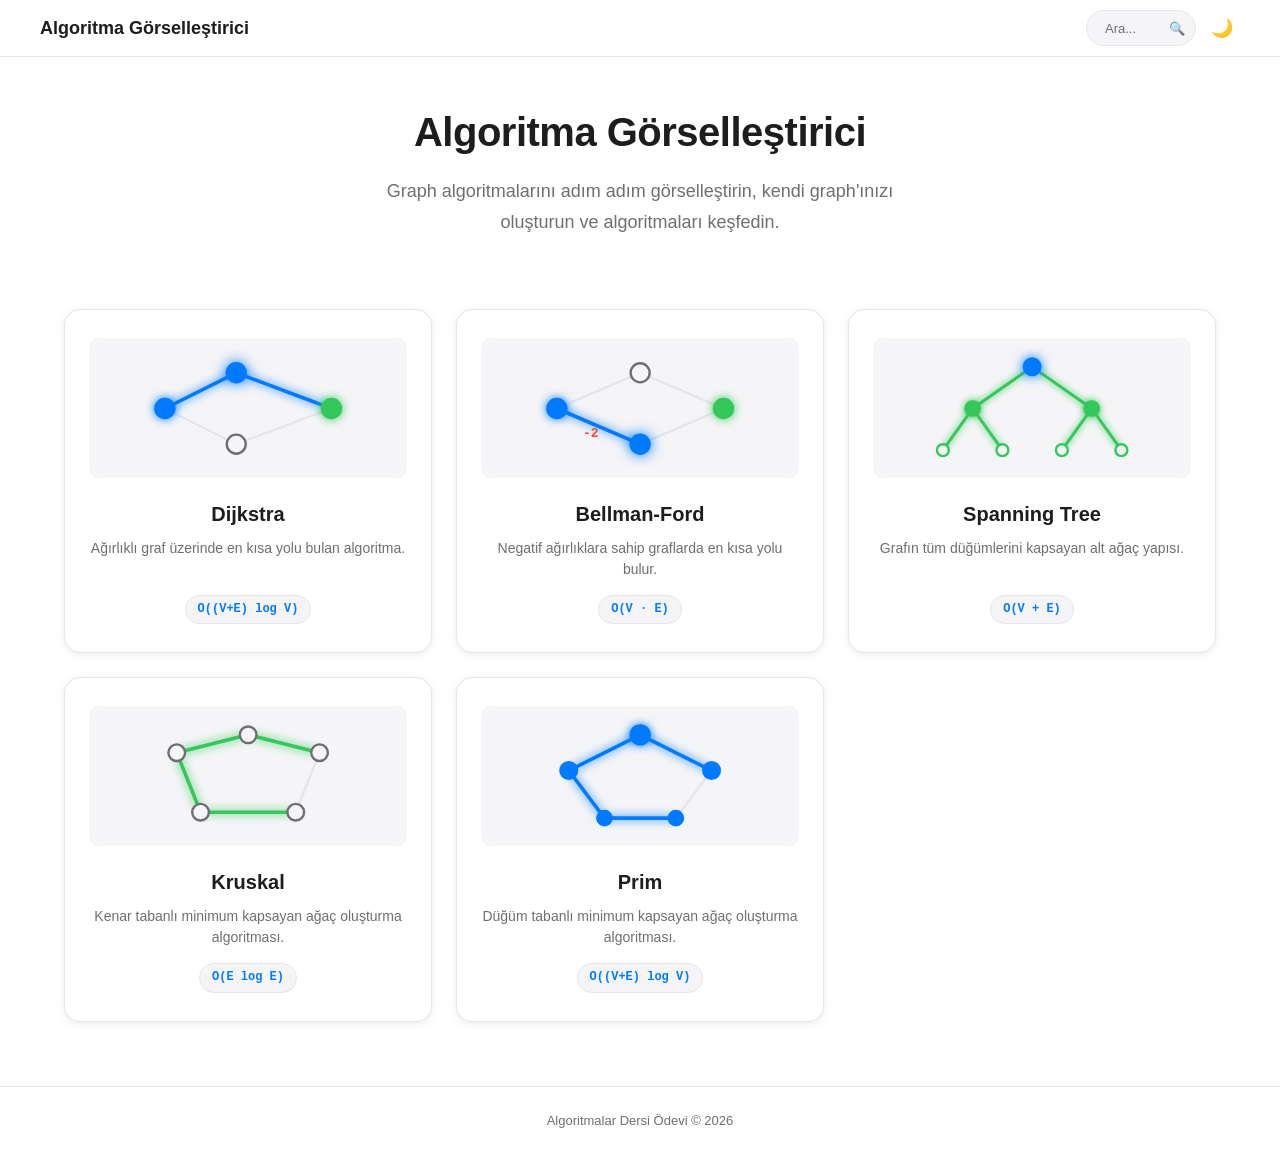
<file: frontend/index.html>
<!-- ============================================
     ANA GİRİŞ SAYFASI (index.html)
     Projenin ana giriş noktası
     ============================================ -->
<!DOCTYPE html>
<html lang="tr">

<head>
    <meta charset="UTF-8">
    <meta name="viewport" content="width=device-width, initial-scale=1.0">
    <meta name="description"
        content="Algoritma Görselleştirici - Dijkstra, Bellman-Ford, Kruskal, Prim ve Spanning Tree algoritmalarını interaktif olarak keşfedin.">
    <title>Algoritma Görselleştirici</title>

    <!-- Stil dosyaları -->
    <link rel="stylesheet" href="css/main.css">
    <link rel="stylesheet" href="css/navbar.css">
    <link rel="stylesheet" href="css/dashboard.css">
</head>

<body>

    <!-- ===== ÜST MENÜ (Navbar) ===== -->
    <nav class="navbar" id="navbar">
        <div class="container navbar-content">

            <!-- Sol: Logo / Proje Adı -->
            <a href="index.html" class="navbar-brand" id="navbar-brand">
                Algoritma Görselleştirici
            </a>

            <!-- Orta: Navigasyon Linkleri (şimdilik boş, algoritmalar eklenince dolacak) -->
            <ul class="navbar-links" id="navbar-links">
                <!-- İleride algoritma linkleri buraya eklenecek -->
            </ul>

            <!-- Sağ: Arama Kutusu + Tema Toggle -->
            <div class="navbar-actions">

                <!-- Arama Kutusu (oval, ikon sağda) -->
                <div class="search-box" id="search-box">
                    <input type="text" class="search-input" id="search-input" placeholder="Ara..."
                        aria-label="Algoritma ara">
                    <button class="search-toggle" id="search-toggle" aria-label="Ara">
                        🔍
                    </button>
                </div>
                <!-- Tema Toggle (Gece/Gündüz) -->
                <button class="theme-toggle" id="theme-toggle" aria-label="Tema değiştir">
                    🌙
                </button>
            </div>
        </div>
    </nav>

    <!-- ===== ANA İÇERİK ALANI ===== -->
    <main class="main-content" id="main-content">
        <div class="container">

            <!-- Başlık Bölümü -->
            <section class="hero-section" id="hero-section">
                <h1 class="hero-title">Algoritma Görselleştirici</h1>
                <p class="hero-subtitle">
                    Graph algoritmalarını adım adım görselleştirin,
                    kendi graph'ınızı oluşturun ve algoritmaları keşfedin.
                </p>
            </section>

            <!-- Algoritma Kartları (Dashboard) -->
            <section class="dashboard" id="dashboard">

                <!-- Kart 1: Dijkstra -->
                <article class="algorithm-card" id="card-dijkstra" data-algorithm="dijkstra">
                    <div class="card-animation" id="anim-dijkstra">
                        <svg viewBox="0 0 200 100" class="card-svg">
                            <!-- Basit graph: 4 node, kenarlar ve en kısa yol vurgusu -->
                            <line x1="30" y1="50" x2="90" y2="20" class="svg-edge" />
                            <line x1="30" y1="50" x2="90" y2="80" class="svg-edge" />
                            <line x1="90" y1="20" x2="170" y2="50" class="svg-edge" />
                            <line x1="90" y1="80" x2="170" y2="50" class="svg-edge" />
                            <!-- En kısa yol (neon efekti) -->
                            <line x1="30" y1="50" x2="90" y2="20" class="svg-edge-active svg-pulse" />
                            <line x1="90" y1="20" x2="170" y2="50" class="svg-edge-active svg-pulse" />
                            <!-- Node'lar -->
                            <circle cx="30" cy="50" r="8" class="svg-node svg-node-start" />
                            <circle cx="90" cy="20" r="8" class="svg-node svg-node-active svg-pulse" />
                            <circle cx="90" cy="80" r="8" class="svg-node" />
                            <circle cx="170" cy="50" r="8" class="svg-node svg-node-end" />
                        </svg>
                    </div>
                    <h3 class="card-title">Dijkstra</h3>
                    <p class="card-description">Ağırlıklı graf üzerinde en kısa yolu bulan algoritma.</p>
                    <div class="card-complexity">
                        <span class="complexity-badge">O((V+E) log V)</span>
                    </div>
                </article>

                <!-- Kart 2: Bellman-Ford -->
                <article class="algorithm-card" id="card-bellman-ford" data-algorithm="bellman-ford">
                    <div class="card-animation" id="anim-bellman-ford">
                        <svg viewBox="0 0 200 100" class="card-svg">
                            <!-- Graph: negatif ağırlıklı kenarlar -->
                            <line x1="30" y1="50" x2="100" y2="20" class="svg-edge" />
                            <line x1="100" y1="20" x2="170" y2="50" class="svg-edge" />
                            <line x1="30" y1="50" x2="100" y2="80" class="svg-edge svg-edge-negative" />
                            <line x1="100" y1="80" x2="170" y2="50" class="svg-edge" />
                            <!-- Tarama efekti -->
                            <line x1="30" y1="50" x2="100" y2="80" class="svg-edge-active svg-pulse-slow" />
                            <!-- Node'lar -->
                            <circle cx="30" cy="50" r="8" class="svg-node svg-node-start" />
                            <circle cx="100" cy="20" r="8" class="svg-node" />
                            <circle cx="100" cy="80" r="8" class="svg-node svg-node-active svg-pulse-slow" />
                            <circle cx="170" cy="50" r="8" class="svg-node svg-node-end" />
                            <!-- Negatif ağırlık etiketi -->
                            <text x="52" y="74" class="svg-weight-negative">-2</text>
                        </svg>
                    </div>
                    <h3 class="card-title">Bellman-Ford</h3>
                    <p class="card-description">Negatif ağırlıklara sahip graflarda en kısa yolu bulur.</p>
                    <div class="card-complexity">
                        <span class="complexity-badge">O(V · E)</span>
                    </div>
                </article>

                <!-- Kart 3: Spanning Tree -->
                <article class="algorithm-card" id="card-spanning-tree" data-algorithm="spanning-tree">
                    <div class="card-animation" id="anim-spanning-tree">
                        <svg viewBox="0 0 200 100" class="card-svg">
                            <!-- Ağaç yapısı: dallanma animate -->
                            <line x1="100" y1="15" x2="50" y2="50" class="svg-edge-tree svg-grow" />
                            <line x1="100" y1="15" x2="150" y2="50" class="svg-edge-tree svg-grow" />
                            <line x1="50" y1="50" x2="25" y2="85" class="svg-edge-tree svg-grow-delay" />
                            <line x1="50" y1="50" x2="75" y2="85" class="svg-edge-tree svg-grow-delay" />
                            <line x1="150" y1="50" x2="125" y2="85" class="svg-edge-tree svg-grow-delay" />
                            <line x1="150" y1="50" x2="175" y2="85" class="svg-edge-tree svg-grow-delay" />
                            <!-- Node'lar -->
                            <circle cx="100" cy="15" r="7" class="svg-node svg-node-root" />
                            <circle cx="50" cy="50" r="6" class="svg-node svg-node-tree" />
                            <circle cx="150" cy="50" r="6" class="svg-node svg-node-tree" />
                            <circle cx="25" cy="85" r="5" class="svg-node svg-node-leaf" />
                            <circle cx="75" cy="85" r="5" class="svg-node svg-node-leaf" />
                            <circle cx="125" cy="85" r="5" class="svg-node svg-node-leaf" />
                            <circle cx="175" cy="85" r="5" class="svg-node svg-node-leaf" />
                        </svg>
                    </div>
                    <h3 class="card-title">Spanning Tree</h3>
                    <p class="card-description">Grafın tüm düğümlerini kapsayan alt ağaç yapısı.</p>
                    <div class="card-complexity">
                        <span class="complexity-badge">O(V + E)</span>
                    </div>
                </article>

                <!-- Kart 4: Kruskal -->
                <article class="algorithm-card" id="card-kruskal" data-algorithm="kruskal">
                    <div class="card-animation" id="anim-kruskal">
                        <svg viewBox="0 0 200 100" class="card-svg">
                            <!-- Kenarlar (sırayla ekleniyor efekti) -->
                            <line x1="40" y1="30" x2="100" y2="15" class="svg-edge" />
                            <line x1="100" y1="15" x2="160" y2="30" class="svg-edge" />
                            <line x1="40" y1="30" x2="60" y2="80" class="svg-edge" />
                            <line x1="160" y1="30" x2="140" y2="80" class="svg-edge" />
                            <line x1="60" y1="80" x2="140" y2="80" class="svg-edge" />
                            <!-- MST kenarları (yeşil, sırayla açılır) -->
                            <line x1="40" y1="30" x2="100" y2="15" class="svg-edge-mst svg-appear-1" />
                            <line x1="40" y1="30" x2="60" y2="80" class="svg-edge-mst svg-appear-2" />
                            <line x1="100" y1="15" x2="160" y2="30" class="svg-edge-mst svg-appear-3" />
                            <line x1="60" y1="80" x2="140" y2="80" class="svg-edge-mst svg-appear-4" />
                            <!-- Node'lar -->
                            <circle cx="40" cy="30" r="7" class="svg-node" />
                            <circle cx="100" cy="15" r="7" class="svg-node" />
                            <circle cx="160" cy="30" r="7" class="svg-node" />
                            <circle cx="60" cy="80" r="7" class="svg-node" />
                            <circle cx="140" cy="80" r="7" class="svg-node" />
                        </svg>
                    </div>
                    <h3 class="card-title">Kruskal</h3>
                    <p class="card-description">Kenar tabanlı minimum kapsayan ağaç oluşturma algoritması.</p>
                    <div class="card-complexity">
                        <span class="complexity-badge">O(E log E)</span>
                    </div>
                </article>

                <!-- Kart 5: Prim -->
                <article class="algorithm-card" id="card-prim" data-algorithm="prim">
                    <div class="card-animation" id="anim-prim">
                        <svg viewBox="0 0 200 100" class="card-svg">
                            <!-- Kenarlar -->
                            <line x1="100" y1="15" x2="40" y2="45" class="svg-edge" />
                            <line x1="100" y1="15" x2="160" y2="45" class="svg-edge" />
                            <line x1="40" y1="45" x2="70" y2="85" class="svg-edge" />
                            <line x1="160" y1="45" x2="130" y2="85" class="svg-edge" />
                            <line x1="70" y1="85" x2="130" y2="85" class="svg-edge" />
                            <!-- Prim büyüme efekti (merkezden dışarı) -->
                            <line x1="100" y1="15" x2="40" y2="45" class="svg-edge-prim svg-expand-1" />
                            <line x1="40" y1="45" x2="70" y2="85" class="svg-edge-prim svg-expand-2" />
                            <line x1="100" y1="15" x2="160" y2="45" class="svg-edge-prim svg-expand-3" />
                            <line x1="70" y1="85" x2="130" y2="85" class="svg-edge-prim svg-expand-4" />
                            <!-- Node'lar (merkezden dışarı büyüme) -->
                            <circle cx="100" cy="15" r="8" class="svg-node svg-node-start" />
                            <circle cx="40" cy="45" r="7" class="svg-node svg-node-prim svg-fadein-1" />
                            <circle cx="160" cy="45" r="7" class="svg-node svg-node-prim svg-fadein-2" />
                            <circle cx="70" cy="85" r="6" class="svg-node svg-node-prim svg-fadein-3" />
                            <circle cx="130" cy="85" r="6" class="svg-node svg-node-prim svg-fadein-4" />
                        </svg>
                    </div>
                    <h3 class="card-title">Prim</h3>
                    <p class="card-description">Düğüm tabanlı minimum kapsayan ağaç oluşturma algoritması.</p>
                    <div class="card-complexity">
                        <span class="complexity-badge">O((V+E) log V)</span>
                    </div>
                </article>

            </section>

        </div>
    </main>

    <!-- ===== ALT BİLGİ (Footer) ===== -->
    <footer class="footer" id="footer">
        <div class="container">
            <p class="footer-text">
                Algoritmalar Dersi Ödevi &copy; 2026
            </p>
        </div>
    </footer>

    <!-- Veri Yapıları (önce yükle) -->
    <script src="../structures/graph.js"></script>
    <script src="../structures/priority-queue.js"></script>

    <!-- Algoritmalar -->
    <script src="../algorithms/dijkstra.js"></script>

    <!-- Uygulama JavaScript Dosyaları -->
    <script src="js/theme.js"></script>
    <script src="js/navbar.js"></script>
    <script src="js/app.js"></script>

</body>

</html>
</file>
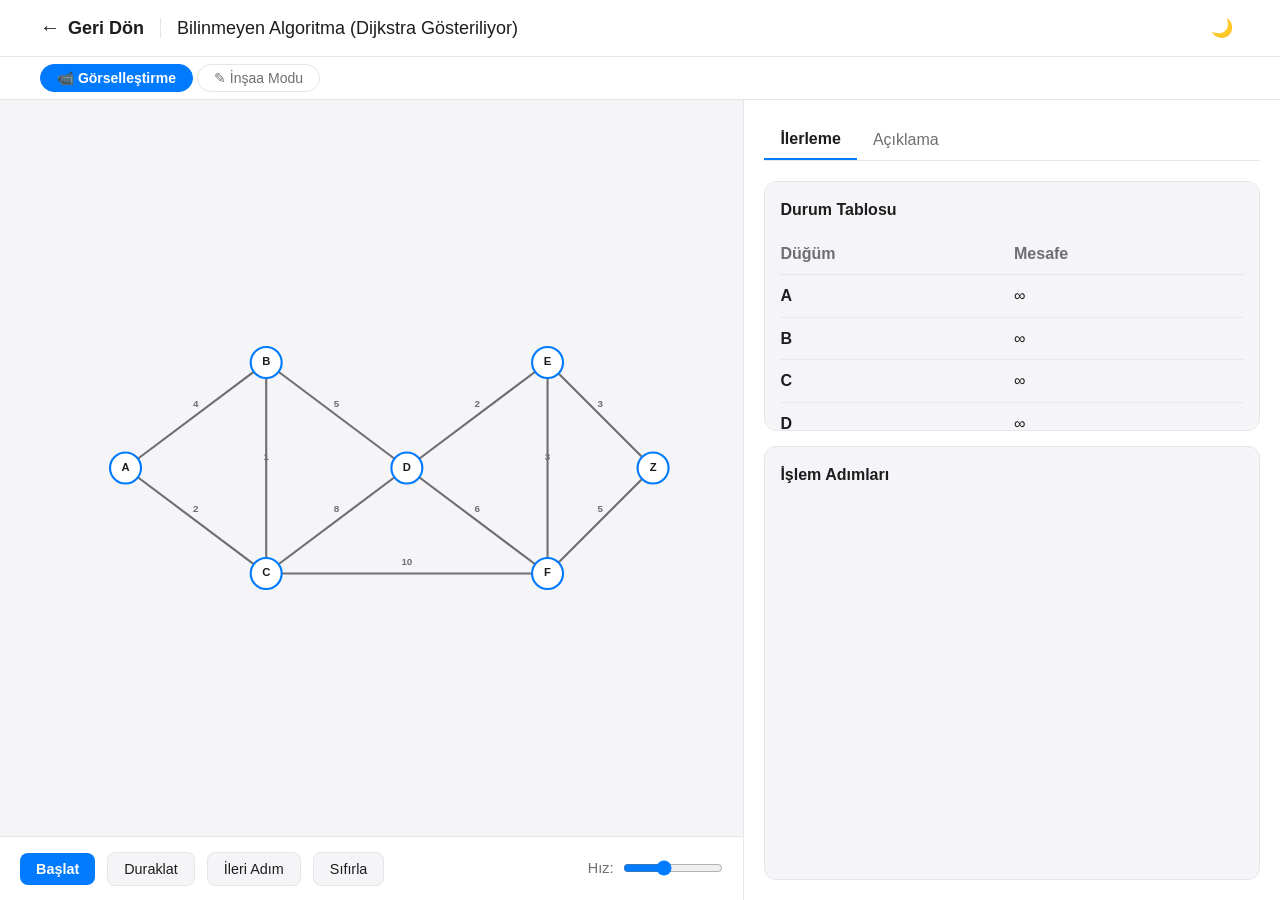
<file: frontend/pages/algorithm.html>
<!DOCTYPE html>
<html lang="tr">
<head>
    <meta charset="UTF-8">
    <meta name="viewport" content="width=device-width, initial-scale=1.0">
    <title>Algoritma Çalışıyor...</title>
    <!-- Stil dosyaları -->
    <link rel="stylesheet" href="../css/main.css">
    <link rel="stylesheet" href="../css/navbar.css">
    <link rel="stylesheet" href="../css/algorithm-page.css">
</head>
<body>
    <!-- Navbar -->
    <nav class="navbar" id="navbar">
        <div class="container navbar-content">
            <!-- Sol: Geri Dön + Algoritma Adı -->
            <div style="display: flex; align-items: center; height: 100%;">
                <a href="../index.html" class="navbar-brand" style="display: flex; align-items: center; gap: 8px; text-decoration: none;">
                    <span style="font-size: 1.25rem; line-height: 1; transform: translateY(-1px);">&larr;</span>
                    <span style="line-height: 1;">Geri Dön</span>
                </a>
                <div style="height: 20px; width: 1px; background-color: var(--border-color); margin: 0 16px;"></div>
                <h2 id="algo-title" style="margin: 0; font-size: 1.125rem; font-weight: 500; line-height: 1; color: var(--text-primary);">Algoritma Adı</h2>
            </div>
            
            <!-- Sağ: Tema Toggle -->
            <div class="navbar-actions">
                <button class="theme-toggle" id="theme-toggle" aria-label="Tema değiştir">🌙</button>
            </div>
        </div>
    </nav>

    <!-- Mod Geçiş Çubuğu -->
    <div id="mode-bar">
        <button id="btn-mode-viz" class="mode-btn active">&#128249; Görselleştirme</button>
        <button id="btn-mode-build" class="mode-btn">&#9998; İnşaa Modu</button>
    </div>

    <!-- İkiye Bölünmüş Sayfa Düzeni -->
    <main class="algo-container">
        
        <!-- Sol Panel: Graph Görselleştirme Alanı -->
        <section class="visualization-panel">

            <!-- İnşaa Modu Araç Çubuğu (yalnızca Build Mode'da görünür) -->
            <div id="build-toolbar" style="display:none;">
                <button class="build-tool-btn active" data-tool="select" title="Seç / Taşı">&#9654; Seç</button>
                <button class="build-tool-btn" data-tool="addNode" title="Node Ekle">&#9711; Node</button>
                <button class="build-tool-btn" data-tool="addEdge" title="Kenar Çiz">&#8604; Kenar</button>
                <button class="build-tool-btn" data-tool="delete" title="Sil">&#128465; Sil</button>
                <div class="build-toolbar-divider"></div>
                <button id="btn-clear-graph" title="Tüm Grafu Temizle">&#10006; Temizle</button>
            </div>

            <div class="canvas-container">
                <!-- SVG'ye viewBox ekleyerek duyarlı (responsive) boyutlandırma sağlandı -->
                <svg id="graph-svg" viewBox="0 0 1000 600" preserveAspectRatio="xMidYMid meet">
                    <!-- Graf elemanları (JS ile çizilecek) -->
                </svg>
            </div>
            <!-- Kontrol Çubuğu -->
            <div class="controls-bar">
                <button id="btn-play" class="btn">
                    <span>Başlat</span>
                    <div class="spinner"></div>
                </button>
                <button id="btn-pause" class="btn">Duraklat</button>
                <button id="btn-step" class="btn">İleri Adım</button>
                <button id="btn-reset" class="btn">Sıfırla</button>
                <!-- Build Mode: Başlangıç ve bitiş node seçimleri -->
                <div id="node-selectors" style="display:none; align-items:center; gap:8px;">
                    <select id="start-node-select" class="node-select-dropdown">
                        <option value="">Başlangıç...</option>
                    </select>
                    <select id="end-node-select" class="node-select-dropdown">
                        <option value="">Bitiş...</option>
                    </select>
                </div>
                <div class="speed-control">
                    <label for="speed-slider">Hız:</label>
                    <input type="range" id="speed-slider" min="50" max="2000" value="800">
                </div>
            </div>
        </section>

        <!-- Sağ Panel: Bilgi ve Adım İlerleme Paneli -->
        <section class="info-panel">
            
            <div class="tabs">
                <button class="tab-btn active" id="tab-ilerleme">İlerleme</button>
                <button class="tab-btn" id="tab-aciklama">Açıklama</button>
            </div>

            <!-- Adım günlüğü ve durum takip -->
            <div id="execution-log">
                
                <div class="panel-section" style="max-height: 250px; overflow-y: auto;">
                    <h3>Durum Tablosu</h3>
                    <table id="distance-table">
                        <thead>
                            <tr>
                                <th>Düğüm</th>
                                <th>Mesafe</th>
                            </tr>
                        </thead>
                        <tbody>
                            <!-- Veriler buraya eklenecek -->
                        </tbody>
                    </table>
                </div>

                <!-- Algoritma Sonucu (En kısa yol / MST ağırlığı) -->
                <div id="shortest-path-result" class="panel-section result-box" style="display: none;">
                    <h3>📍 Sonuç</h3>
                    <p id="result-text"></p>
                </div>
                
                <div class="panel-section log-wrapper">
                    <h3>İşlem Adımları</h3>
                    <div id="log-container">
                        <!-- Algoritma logları buraya eklenecek -->
                    </div>
                </div>
            </div>

            <!-- Algoritma Açıklama Bölümü (Açıklama Tab'i içeriği) -->
            <div id="algorithm-description" style="display: none; padding: 20px; overflow-y: auto;">
                <!-- İçerik JS tarafından dinamik olarak doldurulacak -->
            </div>
            
        </section>

    </main>

    <!-- Veri Yapıları ve Algoritmalar -->
    <script src="../../structures/graph.js"></script>
    <script src="../../structures/priority-queue.js"></script>
    <script src="../../algorithms/dijkstra.js"></script>
    <script src="../../algorithms/bellman-ford.js"></script>
    <script src="../../algorithms/spanning-tree.js"></script>
    <script src="../../algorithms/kruskal.js"></script>
    <script src="../../algorithms/prim.js"></script>

    <!-- Uygulama Dosyaları -->
    <script src="../js/theme.js"></script>
    <script src="../js/graph-builder.js"></script>
    
    <!-- Görselleştirme Mantığı -->
    <script>
        document.addEventListener('DOMContentLoaded', () => {
            const urlParams = new URLSearchParams(window.location.search);
            const algo = urlParams.get('algo');
            
            // Hangi algoritmalar başlangıç/bitiş node gerektiriyor
            const needsEndNode = ['dijkstra', 'bellman-ford'];

            // Sayfa yüklenince Görselleştirme modu varsayılan
            _initVisualizationMode(algo);

            // ─── MOD GEÇİŞİ ──────────────────────────────────────────
            document.getElementById('btn-mode-viz').addEventListener('click', () => {
                if (!document.getElementById('btn-mode-viz').classList.contains('active')) {
                    _switchToVizMode(algo);
                }
            });

            document.getElementById('btn-mode-build').addEventListener('click', () => {
                if (!document.getElementById('btn-mode-build').classList.contains('active')) {
                    _switchToBuildMode(algo, needsEndNode);
                }
            });

            // ─── ARAÇ SEÇİMİ ─────────────────────────────────────────
            document.querySelectorAll('.build-tool-btn').forEach(btn => {
                btn.addEventListener('click', () => {
                    BuildMode.setTool(btn.dataset.tool);
                });
            });

            // Başlat butonu — Build Mode aktifse kendi graph’ına yönlendir
            document.getElementById('btn-play').addEventListener('click', () => {
                const inBuildMode = document.getElementById('btn-mode-build').classList.contains('active');
                if (inBuildMode && !window.isPlaying) {
                    _runAlgorithmOnBuiltGraph(algo);
                }
            });

            // Temizle butonu
            document.getElementById('btn-clear-graph').addEventListener('click', () => {
                BuildMode.reset();
                document.getElementById('log-container').innerHTML = '';
                _resetDropdowns();
            });
        });

        // ─── GÖRSELLEŞTIRME MODUNA GEÇİŞ ─────────────────────────────
        function _switchToVizMode(algo) {
            BuildMode.disable();

            document.getElementById('btn-mode-viz').classList.add('active');
            document.getElementById('btn-mode-build').classList.remove('active');
            document.getElementById('build-toolbar').style.display = 'none';
            document.getElementById('node-selectors').style.display = 'none';

            // Algoritmayı yeniden yükle
            _initVisualizationMode(algo);
        }

        // ─── İNŞAA MODUNA GEÇİŞ ──────────────────────────────────────
        function _switchToBuildMode(algo, needsEndNode) {
            // Çalışan algoritma varsa durdur
            if (window.isPlaying) {
                window.isPlaying = false;
                clearInterval(window.playInterval);
                updateButtonUI('default');
            }

            document.getElementById('btn-mode-build').classList.add('active');
            document.getElementById('btn-mode-viz').classList.remove('active');
            document.getElementById('build-toolbar').style.display = 'flex';

            // Bitiş seçimi sadece ilgili algoritmalar için göster
            const selectors = document.getElementById('node-selectors');
            selectors.style.display = 'flex';
            document.getElementById('end-node-select').style.display =
                needsEndNode.includes(algo) ? 'block' : 'none';

            // SVG'yi temizle ve Build Mode'u etkinleştir
            BuildMode.enable();
            document.getElementById('log-container').innerHTML = '';
        }

        /** Sayfa ilk yüklenince veya Viz moduna dönünce örnek grafu çizer. */
        function _initVisualizationMode(algo) {
            BuildMode.clearSvg();

            // SVG'yi temizle (drawGraph yeniden çizer)
            const svg = document.getElementById('graph-svg');
            while (svg.firstChild) svg.removeChild(svg.firstChild);

            if (algo === 'dijkstra') {
                document.getElementById('algo-title').textContent = "Dijkstra Algoritması";
                initDijkstraExample();
            } else if (algo === 'bellman-ford') {
                document.getElementById('algo-title').textContent = "Bellman-Ford Algoritması";
                initBellmanFordExample();
            } else if (algo === 'kruskal') {
                document.getElementById('algo-title').textContent = "Kruskal Algoritması (MST)";
                initKruskalExample();
            } else if (algo === 'prim') {
                document.getElementById('algo-title').textContent = "Prim Algoritması (MST)";
                initPrimExample();
            } else if (algo === 'spanning-tree') {
                document.getElementById('algo-title').textContent = "Spanning Tree (DFS)";
                initSpanningTreeExample();
            } else {
                document.getElementById('algo-title').textContent = "Bilinmeyen Algoritma (Dijkstra Gösteriliyor)";
                initDijkstraExample();
            }

            // Açıklama sekmesi içeriğini yükle
            loadAlgorithmDescription(algo);
        }

        /** Dropdown'ları sıfırlar. */
        function _resetDropdowns() {
            document.getElementById('start-node-select').innerHTML = '<option value="">Başlangıç...</option>';
            document.getElementById('end-node-select').innerHTML   = '<option value="">Bitiş...</option>';
        }

        /**
         * Build Mode'dan algoritma çalıştırmak için kullanıcının kendi graph’ını
         * alır ve gerekli başlangıç/bitiş seçimlerini kontrol eder.
         */
        function _runAlgorithmOnBuiltGraph(algo) {
            const g = BuildMode.getGraph();
            if (g.isEmpty()) {
                _showBuildWarning('Graph boş! Önce node ve kenar ekleyin.');
                return;
            }

            const startId = document.getElementById('start-node-select').value;
            const endId   = document.getElementById('end-node-select').value;
            const needsEnd = ['dijkstra', 'bellman-ford'].includes(algo);

            if (!startId) {
                _showBuildWarning('Lütfen bir başlangıç node seçin!');
                return;
            }
            if (needsEnd && !endId) {
                _showBuildWarning('Lütfen bir bitiş node seçin!');
                return;
            }

            // Algoritma sonuçlarını hesapla
            let result;
            if (algo === 'dijkstra')     result = Dijkstra.run(g, startId, endId);
            else if (algo === 'bellman-ford') result = BellmanFord.run(g, startId, endId);
            else if (algo === 'kruskal') result = Kruskal.run(g);
            else if (algo === 'prim')    result = Prim.run(g, startId);
            else if (algo === 'spanning-tree') result = SpanningTree.run(g, startId);
            else return;

            setupAlgorithmPlayControls(g, result);
        }

        /** Build Mode'da uyarı banner’ını gösterir. */
        function _showBuildWarning(msg) {
            document.getElementById('warning-banner')?.remove();
            const banner = document.createElement('div');
            banner.id = 'warning-banner';
            banner.textContent = msg;
            document.querySelector('.visualization-panel').appendChild(banner);
            setTimeout(() => banner.remove(), 3000);
        }

        function getCommonGraph() {
            const g = new Graph(false);
            const nodes = {
                'A': {x: 150, y: 300}, 'B': {x: 350, y: 150}, 'C': {x: 350, y: 450}, 
                'D': {x: 550, y: 300}, 'E': {x: 750, y: 150}, 'F': {x: 750, y: 450}, 'Z': {x: 900, y: 300}
            };
            for (const [id, pos] of Object.entries(nodes)) {
                g.addNode(id, id, pos.x, pos.y);
            }
            g.addEdge('A', 'B', 4);  g.addEdge('A', 'C', 2);
            g.addEdge('B', 'C', 1);  g.addEdge('B', 'D', 5);
            g.addEdge('C', 'D', 8);  g.addEdge('C', 'F', 10);
            g.addEdge('D', 'E', 2);  g.addEdge('D', 'F', 6);
            g.addEdge('E', 'F', 3);  g.addEdge('E', 'Z', 3);
            g.addEdge('F', 'Z', 5);
            return g;
        }

        function initDijkstraExample() {
            const g = getCommonGraph();
            drawGraph(g);
            const result = Dijkstra.run(g, 'A', 'Z');
            setupAlgorithmPlayControls(g, result);
        }

        function initBellmanFordExample() {
            const g = getCommonGraph();
            drawGraph(g);
            const result = BellmanFord.run(g, 'A', 'Z');
            setupAlgorithmPlayControls(g, result);
        }

        function initKruskalExample() {
            const g = getCommonGraph();
            drawGraph(g);
            const result = Kruskal.run(g);
            setupAlgorithmPlayControls(g, result);
        }

        function initPrimExample() {
            const g = getCommonGraph();
            drawGraph(g);
            const result = Prim.run(g, 'A');
            setupAlgorithmPlayControls(g, result);
        }

        function initSpanningTreeExample() {
            const g = getCommonGraph();
            drawGraph(g);
            const result = SpanningTree.run(g, 'A');
            setupAlgorithmPlayControls(g, result);
        }

        function setupAlgorithmPlayControls(g, result) {
            window.algoSteps = result.steps;
            window.algoResult = result; // Sonucu sakla (en kısa yol gösterimi için)
            window.currentStep = 0;
            window.isPlaying = false;
            window.playInterval = null;

            // Sonuç kutusunu gizle
            document.getElementById('shortest-path-result').style.display = 'none';
            document.getElementById('result-text').textContent = '';

            // Önceki listener'ları temizlemek için butonları clone-replace ile sıfırla
            ['btn-play','btn-pause','btn-step','btn-reset'].forEach(id => {
                const el = document.getElementById(id);
                const clone = el.cloneNode(true);
                el.parentNode.replaceChild(clone, el);
            });

            document.getElementById('btn-play').addEventListener('click', () => {
                if(!window.isPlaying && window.currentStep < window.algoSteps.length) {
                    window.isPlaying = true;
                    updateButtonUI('running');
                    const interval = getSpeedInterval();
                    window.playInterval = setInterval(playNextStep, interval);
                }
            });

            document.getElementById('btn-pause').addEventListener('click', () => {
                if(window.isPlaying) {
                    window.isPlaying = false;
                    clearInterval(window.playInterval);
                    updateButtonUI('paused');
                } else if (window.currentStep > 0 && window.currentStep < window.algoSteps.length) {
                    window.isPlaying = true;
                    updateButtonUI('running');
                    const interval = getSpeedInterval();
                    window.playInterval = setInterval(playNextStep, interval);
                }
            });

            document.getElementById('btn-step').addEventListener('click', () => {
                if(!window.isPlaying) {
                    playNextStep();
                    if (window.currentStep > 0 && window.currentStep < window.algoSteps.length) {
                         updateButtonUI('paused');
                    }
                }
            });

            document.getElementById('btn-reset').addEventListener('click', () => {
                window.isPlaying = false;
                clearInterval(window.playInterval);
                window.currentStep = 0;
                
                updateButtonUI('default');

                document.getElementById('log-container').innerHTML = '';
                resetGraphColors(g);
                
                // Sonuç kutusunu gizle
                document.getElementById('shortest-path-result').style.display = 'none';
                document.getElementById('result-text').textContent = '';

                if(result.distances) updateTableInit();
                else document.getElementById('distance-table').getElementsByTagName('tbody')[0].innerHTML = '';
            });

            if(result.distances) updateTableInit();
            else document.getElementById('distance-table').getElementsByTagName('tbody')[0].innerHTML = '';
            // Hız slider'ı çalışma sırasında değiştiğinde anında güncelle
            document.getElementById('speed-slider').addEventListener('input', () => {
                if (window.isPlaying) {
                    clearInterval(window.playInterval);
                    const interval = getSpeedInterval();
                    window.playInterval = setInterval(playNextStep, interval);
                }
            });
        }

        // --- BUTTON STATE MANAGER ---
        function updateButtonUI(state) {
            const btnPlay = document.getElementById('btn-play');
            const playSpan = btnPlay.querySelector('span');
            const btnPause = document.getElementById('btn-pause');

            if (state === 'running') {
                btnPlay.className = 'btn btn-playing';
                playSpan.textContent = 'Çalışıyor';
                btnPlay.style.pointerEvents = 'none'; // Tıklamayı engelle
                
                btnPause.className = 'btn btn-paused';
                btnPause.textContent = 'Duraklat';
            } else if (state === 'paused') {
                btnPlay.className = 'btn btn-paused-state';
                playSpan.textContent = 'Duraklatıldı';
                btnPlay.style.pointerEvents = 'none';

                btnPause.className = 'btn btn-resume';
                btnPause.textContent = 'Devam Et';
            } else if (state === 'default') {
                btnPlay.className = 'btn';
                playSpan.textContent = 'Başlat';
                btnPlay.style.pointerEvents = 'auto'; // Tıklamayı geri aç

                btnPause.className = 'btn';
                btnPause.textContent = 'Duraklat';
            }
        }

        /** Slider değerini interval süresine (ms) çevirir. Sağ = hızlı, sol = yavaş. */
        function getSpeedInterval() {
            const slider = document.getElementById('speed-slider');
            const min = parseInt(slider.min);
            const max = parseInt(slider.max);
            // Slider sağa kaydıkça value artar → interval düşer → hız artar
            return (max + min) - parseInt(slider.value);
        }

        function playNextStep() {
            if (window.currentStep >= window.algoSteps.length) {
                window.isPlaying = false;
                clearInterval(window.playInterval);
                updateButtonUI('default');
                addLogLine("Algoritma tamamlandı.", "finish");
                showAlgorithmResult(); // Sonucu göster
                return;
            }

            const step = window.algoSteps[window.currentStep];
            addLogLine(`[${step.type.toUpperCase()}] ${step.description}`, step.type);
            if(step.distances) updateTable(step.distances);
            updateGraphVisuals(step);
            
            window.currentStep++;
        }

        /** Algoritma tamamlandığında sonucu (en kısa yol veya MST ağırlığı) gösterir. */
        function showAlgorithmResult() {
            const result = window.algoResult;
            if (!result) return;

            const resultBox = document.getElementById('shortest-path-result');
            const resultText = document.getElementById('result-text');
            const algo = new URLSearchParams(window.location.search).get('algo');

            if (['dijkstra', 'bellman-ford'].includes(algo)) {
                // En kısa yol gösterimi
                if (result.shortestPath && result.shortestPath.length > 0) {
                    const pathStr = result.shortestPath.join(' → ');
                    resultText.innerHTML = `<strong>En Kısa Yol:</strong> ${pathStr}<br><strong>Toplam Mesafe:</strong> ${result.totalDistance}`;
                } else {
                    resultText.innerHTML = '<strong>Hedefe ulaşılamadı!</strong>';
                }
            } else if (['kruskal', 'prim'].includes(algo)) {
                resultText.innerHTML = `<strong>MST Toplam Ağırlığı:</strong> ${result.totalWeight}`;
            } else if (algo === 'spanning-tree') {
                const edgeCount = result.treeEdges ? result.treeEdges.length : 0;
                resultText.innerHTML = `<strong>Spanning Tree:</strong> ${edgeCount} kenar seçildi.`;
            }

            resultBox.style.display = 'block';
        }

        function addLogLine(text, type) {
            const container = document.getElementById('log-container');
            const div = document.createElement('div');
            div.textContent = text;
            div.className = `log-line log-type-${type}`;
            container.appendChild(div);
            // Sona kaydır
            container.scrollTop = container.scrollHeight;
        }

        function updateTableInit() {
            const tbody = document.getElementById('distance-table').getElementsByTagName('tbody')[0];
            tbody.innerHTML = '';
            ['A','B','C','D','E','F','Z'].forEach(n => {
                const tr = document.createElement('tr');
                tr.innerHTML = `<td style="font-weight: 600;">${n}</td><td>&infin;</td>`;
                tr.id = `row-${n}`;
                tbody.appendChild(tr);
            });
        }

        function updateTable(distances) {
            for (const [node, dist] of Object.entries(distances)) {
                const row = document.getElementById(`row-${node}`);
                if (row) {
                    const displayDist = dist === Infinity ? '&infin;' : dist;
                    row.cells[1].innerHTML = displayDist;
                }
            }
        }

        function drawGraph(graph) {
            const svg = document.getElementById('graph-svg');
            const edges = graph.getAllEdges();
            const drawnEdges = new Set();

            for (const e of edges) {
                const edgeKey1 = `${e.from}-${e.to}`;
                const edgeKey2 = `${e.to}-${e.from}`;
                if (drawnEdges.has(edgeKey1) || drawnEdges.has(edgeKey2)) continue;
                drawnEdges.add(edgeKey1);

                const fromNode = graph.nodes[e.from];
                const toNode = graph.nodes[e.to];
                
                const line = document.createElementNS("http://www.w3.org/2000/svg", "line");
                line.setAttribute("x1", fromNode.x);
                line.setAttribute("y1", fromNode.y);
                line.setAttribute("x2", toNode.x);
                line.setAttribute("y2", toNode.y);
                line.setAttribute("id", `edge-${e.from}-${e.to}`);
                line.style.stroke = "var(--text-secondary)";
                line.style.strokeWidth = "3";
                line.style.transition = "stroke 0.3s ease, stroke-width 0.3s ease";
                svg.appendChild(line);

                const mx = (fromNode.x + toNode.x) / 2;
                const my = (fromNode.y + toNode.y) / 2 - 12;
                const text = document.createElementNS("http://www.w3.org/2000/svg", "text");
                text.setAttribute("x", mx);
                text.setAttribute("y", my);
                text.setAttribute("text-anchor", "middle");
                text.setAttribute("fill", "var(--text-secondary)");
                text.setAttribute("font-weight", "600");
                text.setAttribute("font-size", "14px");
                text.textContent = e.weight;
                svg.appendChild(text);
            }

            for (const [id, node] of Object.entries(graph.nodes)) {
                const group = document.createElementNS("http://www.w3.org/2000/svg", "g");
                
                const circle = document.createElementNS("http://www.w3.org/2000/svg", "circle");
                circle.setAttribute("cx", node.x);
                circle.setAttribute("cy", node.y);
                circle.setAttribute("r", 22);
                circle.setAttribute("id", `node-${id}`);
                circle.style.fill = "var(--bg-primary)";
                circle.style.stroke = "var(--accent-color)";
                circle.style.strokeWidth = "3";
                circle.style.transition = "all 0.3s ease";
                group.appendChild(circle);

                const text = document.createElementNS("http://www.w3.org/2000/svg", "text");
                text.setAttribute("x", node.x);
                text.setAttribute("y", node.y);
                text.setAttribute("alignment-baseline", "middle");
                text.setAttribute("text-anchor", "middle");
                text.setAttribute("fill", "var(--text-primary)");
                text.setAttribute("font-weight", "bold");
                text.textContent = node.label;
                group.appendChild(text);

                svg.appendChild(group);
            }
        }

        function resetGraphColors(graph) {
            const nodes = document.querySelectorAll('circle');
            nodes.forEach(n => {
                n.style.fill = "var(--bg-primary)";
                n.style.stroke = "var(--accent-color)";
                n.style.r = "22"; // Normal boyut
            });

            const edges = document.querySelectorAll('line');
            edges.forEach(e => {
                e.style.stroke = "var(--text-secondary)";
                e.style.strokeWidth = "3";
            });
        }

        function updateGraphVisuals(step) {
            resetGraphColors(new Graph());

            const visitedColor = "rgba(0, 122, 255, 0.2)"; // Soft mavi
            const activeColor = "#FFD60A"; // Sarımsı aktif renk
            const activeStroke = "#FF9F0A"; // Turuncu çerçeve
            
            // Eğer temamız gece moduysa vurgular daha parlak görünecektir

            step.visitedNodes.forEach(id => {
                const nodeEl = document.getElementById(`node-${id}`);
                if (nodeEl) {
                    nodeEl.style.fill = visitedColor;
                }
            });

            if (step.activeNode) {
                const nodeEl = document.getElementById(`node-${step.activeNode}`);
                if (nodeEl) {
                    nodeEl.style.fill = activeColor;
                    nodeEl.style.stroke = activeStroke;
                    nodeEl.style.r = "25"; // Aktif node biraz büyüsün
                }
            }

            if (step.activeEdge) {
                const {from, to} = step.activeEdge;
                let edgeEl = document.getElementById(`edge-${from}-${to}`);
                if (!edgeEl) edgeEl = document.getElementById(`edge-${to}-${from}`);
                
                if (edgeEl) {
                    edgeEl.style.stroke = activeStroke;
                    edgeEl.style.strokeWidth = "6";
                }
            }
        }
        // --- TAG (SEKME) DEĞİŞTİRİCİ ---
        document.getElementById('tab-ilerleme').addEventListener('click', () => {
            document.getElementById('tab-ilerleme').classList.add('active');
            document.getElementById('tab-aciklama').classList.remove('active');
            document.getElementById('execution-log').style.display = 'block';
            document.getElementById('algorithm-description').style.display = 'none';
        });

        document.getElementById('tab-aciklama').addEventListener('click', () => {
            document.getElementById('tab-aciklama').classList.add('active');
            document.getElementById('tab-ilerleme').classList.remove('active');
            document.getElementById('execution-log').style.display = 'none';
            document.getElementById('algorithm-description').style.display = 'block';
        });

        // ─── ALGORİTMA AÇIKLAMA İÇERİKLERİ ─────────────────────────────
        /** Her algoritmanın açıklama sekmesine zengin içerik yükler. */
        function loadAlgorithmDescription(algo) {
            const container = document.getElementById('algorithm-description');
            const descriptions = getAlgorithmDescriptions();
            const content = descriptions[algo] || descriptions['dijkstra'];
            container.innerHTML = content;
        }

        /** Tüm algoritmaların açıklama içeriklerini döndürür. */
        function getAlgorithmDescriptions() {
            // Ortak mini graf SVG şablonu (A-B-C-D, 4 node basit graf)
            const miniGraphSVG = `
                <svg class="desc-mini-graph" viewBox="0 0 320 180">
                    <line x1="50" y1="50" x2="150" y2="50" stroke="var(--border-color)" stroke-width="2"/>
                    <line x1="150" y1="50" x2="270" y2="50" stroke="var(--border-color)" stroke-width="2"/>
                    <line x1="50" y1="50" x2="150" y2="140" stroke="var(--border-color)" stroke-width="2"/>
                    <line x1="150" y1="50" x2="150" y2="140" stroke="var(--border-color)" stroke-width="2"/>
                    <line x1="150" y1="140" x2="270" y2="50" stroke="var(--border-color)" stroke-width="2"/>
                    <text x="95" y="40" text-anchor="middle" fill="var(--text-secondary)" font-size="12" font-weight="600">4</text>
                    <text x="210" y="40" text-anchor="middle" fill="var(--text-secondary)" font-size="12" font-weight="600">1</text>
                    <text x="85" y="105" text-anchor="middle" fill="var(--text-secondary)" font-size="12" font-weight="600">7</text>
                    <text x="140" y="105" text-anchor="middle" fill="var(--text-secondary)" font-size="12" font-weight="600">2</text>
                    <text x="225" y="105" text-anchor="middle" fill="var(--text-secondary)" font-size="12" font-weight="600">3</text>
                    <circle cx="50" cy="50" r="18" fill="var(--accent-color)" opacity="0.15" stroke="var(--accent-color)" stroke-width="2"/>
                    <text x="50" y="55" text-anchor="middle" fill="var(--accent-color)" font-weight="bold" font-size="14">A</text>
                    <circle cx="150" cy="50" r="18" fill="var(--bg-secondary)" stroke="var(--accent-color)" stroke-width="2"/>
                    <text x="150" y="55" text-anchor="middle" fill="var(--text-primary)" font-weight="bold" font-size="14">B</text>
                    <circle cx="270" cy="50" r="18" fill="var(--bg-secondary)" stroke="var(--accent-color)" stroke-width="2"/>
                    <text x="270" y="55" text-anchor="middle" fill="var(--text-primary)" font-weight="bold" font-size="14">D</text>
                    <circle cx="150" cy="140" r="18" fill="var(--bg-secondary)" stroke="var(--accent-color)" stroke-width="2"/>
                    <text x="150" y="145" text-anchor="middle" fill="var(--text-primary)" font-weight="bold" font-size="14">C</text>
                </svg>`;

            // Dijkstra için vurgulu yol SVG'si
            const dijkstraPathSVG = `
                <svg class="desc-mini-graph" viewBox="0 0 320 180">
                    <line x1="50" y1="50" x2="150" y2="50" stroke="#34C759" stroke-width="3"/>
                    <line x1="150" y1="50" x2="270" y2="50" stroke="#34C759" stroke-width="3"/>
                    <line x1="50" y1="50" x2="150" y2="140" stroke="var(--border-color)" stroke-width="2"/>
                    <line x1="150" y1="50" x2="150" y2="140" stroke="var(--border-color)" stroke-width="2"/>
                    <line x1="150" y1="140" x2="270" y2="50" stroke="var(--border-color)" stroke-width="2"/>
                    <text x="95" y="40" text-anchor="middle" fill="#34C759" font-size="12" font-weight="700">4</text>
                    <text x="210" y="40" text-anchor="middle" fill="#34C759" font-size="12" font-weight="700">1</text>
                    <text x="85" y="105" text-anchor="middle" fill="var(--text-secondary)" font-size="12" font-weight="600">7</text>
                    <text x="140" y="105" text-anchor="middle" fill="var(--text-secondary)" font-size="12" font-weight="600">2</text>
                    <text x="225" y="105" text-anchor="middle" fill="var(--text-secondary)" font-size="12" font-weight="600">3</text>
                    <circle cx="50" cy="50" r="18" fill="rgba(52,199,89,0.2)" stroke="#34C759" stroke-width="2.5"/>
                    <text x="50" y="55" text-anchor="middle" fill="#34C759" font-weight="bold" font-size="14">A</text>
                    <circle cx="150" cy="50" r="18" fill="rgba(52,199,89,0.2)" stroke="#34C759" stroke-width="2.5"/>
                    <text x="150" y="55" text-anchor="middle" fill="#34C759" font-weight="bold" font-size="14">B</text>
                    <circle cx="270" cy="50" r="18" fill="rgba(52,199,89,0.2)" stroke="#34C759" stroke-width="2.5"/>
                    <text x="270" y="55" text-anchor="middle" fill="#34C759" font-weight="bold" font-size="14">D</text>
                    <circle cx="150" cy="140" r="18" fill="var(--bg-secondary)" stroke="var(--accent-color)" stroke-width="2"/>
                    <text x="150" y="145" text-anchor="middle" fill="var(--text-primary)" font-weight="bold" font-size="14">C</text>
                </svg>`;

            // MST vurgulu SVG (Kruskal/Prim)
            const mstSVG = `
                <svg class="desc-mini-graph" viewBox="0 0 320 180">
                    <line x1="150" y1="50" x2="270" y2="50" stroke="#34C759" stroke-width="3"/>
                    <line x1="150" y1="50" x2="150" y2="140" stroke="#34C759" stroke-width="3"/>
                    <line x1="150" y1="140" x2="270" y2="50" stroke="var(--border-color)" stroke-width="2" stroke-dasharray="6"/>
                    <line x1="50" y1="50" x2="150" y2="50" stroke="#34C759" stroke-width="3"/>
                    <line x1="50" y1="50" x2="150" y2="140" stroke="var(--border-color)" stroke-width="2" stroke-dasharray="6"/>
                    <text x="95" y="40" text-anchor="middle" fill="#34C759" font-size="12" font-weight="700">4</text>
                    <text x="210" y="40" text-anchor="middle" fill="#34C759" font-size="12" font-weight="700">1</text>
                    <text x="85" y="105" text-anchor="middle" fill="var(--text-secondary)" font-size="12">7</text>
                    <text x="140" y="105" text-anchor="middle" fill="#34C759" font-size="12" font-weight="700">2</text>
                    <text x="225" y="105" text-anchor="middle" fill="var(--text-secondary)" font-size="12">3</text>
                    <circle cx="50" cy="50" r="18" fill="rgba(52,199,89,0.2)" stroke="#34C759" stroke-width="2.5"/>
                    <text x="50" y="55" text-anchor="middle" fill="#34C759" font-weight="bold" font-size="14">A</text>
                    <circle cx="150" cy="50" r="18" fill="rgba(52,199,89,0.2)" stroke="#34C759" stroke-width="2.5"/>
                    <text x="150" y="55" text-anchor="middle" fill="#34C759" font-weight="bold" font-size="14">B</text>
                    <circle cx="270" cy="50" r="18" fill="rgba(52,199,89,0.2)" stroke="#34C759" stroke-width="2.5"/>
                    <text x="270" y="55" text-anchor="middle" fill="#34C759" font-weight="bold" font-size="14">D</text>
                    <circle cx="150" cy="140" r="18" fill="rgba(52,199,89,0.2)" stroke="#34C759" stroke-width="2.5"/>
                    <text x="150" y="145" text-anchor="middle" fill="#34C759" font-weight="bold" font-size="14">C</text>
                </svg>`;

            return {
                'dijkstra': `
                    <h3 class="desc-heading">Dijkstra Algoritması</h3>
                    <p class="desc-summary">Ağırlıklı bir grafta, bir başlangıç düğümünden diğer tüm düğümlere olan <strong>en kısa yolu</strong> bulur. Yalnızca <em>negatif olmayan</em> ağırlıklarda çalışır.</p>

                    <div class="desc-section">
                        <h4>📌 Nasıl Çalışır?</h4>
                        <div class="desc-steps">
                            <div class="desc-step"><span class="step-num">1</span> Başlangıç düğümünün mesafesi 0, diğerleri ∞ olarak ayarlanır.</div>
                            <div class="desc-step"><span class="step-num">2</span> En küçük mesafeli düğüm seçilir (Öncelik Kuyruğu ile).</div>
                            <div class="desc-step"><span class="step-num">3</span> Seçilen düğümün komşuları gezilir, daha kısa yol bulunursa mesafe güncellenir (gevşetme).</div>
                            <div class="desc-step"><span class="step-num">4</span> Adım 2-3, tüm düğümler ziyaret edilene kadar tekrarlanır.</div>
                        </div>
                    </div>

                    <div class="desc-section">
                        <h4>🔍 Örnek</h4>
                        <p class="desc-example-text">A → D en kısa yol aranıyor. A'dan başlayarak komşular gezilir:</p>
                        <div class="desc-graph-row">
                            <div class="desc-graph-box">
                                <span class="desc-graph-label">Başlangıç Grafı</span>
                                ${miniGraphSVG}
                            </div>
                            <div class="desc-graph-box">
                                <span class="desc-graph-label">En Kısa Yol: A→B→D (5)</span>
                                ${dijkstraPathSVG}
                            </div>
                        </div>
                    </div>

                    <div class="desc-section">
                        <h4>⏱️ Karmaşıklık</h4>
                        <table class="desc-complexity-table">
                            <tr><td>Zaman</td><td><code>O((V + E) · log V)</code></td></tr>
                            <tr><td>Alan</td><td><code>O(V)</code></td></tr>
                        </table>
                    </div>
                `,

                'bellman-ford': `
                    <h3 class="desc-heading">Bellman-Ford Algoritması</h3>
                    <p class="desc-summary">Dijkstra'ya benzer şekilde en kısa yolu bulur, ancak <strong>negatif ağırlıklı kenarları</strong> da destekler. Ayrıca grafta <em>negatif döngü</em> olup olmadığını tespit edebilir.</p>

                    <div class="desc-section">
                        <h4>📌 Nasıl Çalışır?</h4>
                        <div class="desc-steps">
                            <div class="desc-step"><span class="step-num">1</span> Başlangıç düğümünün mesafesi 0, diğerleri ∞ yapılır.</div>
                            <div class="desc-step"><span class="step-num">2</span> Tüm kenarlar (V-1) kez tekrar tekrar gevşetilir (relax).</div>
                            <div class="desc-step"><span class="step-num">3</span> Her iterasyonda daha kısa yol bulunan mesafeler güncellenir.</div>
                            <div class="desc-step"><span class="step-num">4</span> Son olarak V. iterasyonda tekrar kontrol edilir: eğer hâlâ güncelleme varsa <strong>negatif döngü</strong> vardır.</div>
                        </div>
                    </div>

                    <div class="desc-section">
                        <h4>🔍 Örnek</h4>
                        <p class="desc-example-text">Aynı graf üzerinde A → D aranır. Bellman-Ford tüm kenarları 3 kez (V-1) tarar:</p>
                        <div class="desc-graph-row">
                            <div class="desc-graph-box">
                                <span class="desc-graph-label">Grafı Tarıyor (V-1 iterasyon)</span>
                                ${miniGraphSVG}
                            </div>
                            <div class="desc-graph-box">
                                <span class="desc-graph-label">Sonuç: A→B→D (5)</span>
                                ${dijkstraPathSVG}
                            </div>
                        </div>
                    </div>

                    <div class="desc-section">
                        <h4>⚠️ Dijkstra vs Bellman-Ford</h4>
                        <table class="desc-complexity-table">
                            <tr><td>Dijkstra</td><td>Daha hızlı ama negatif kenar <strong>desteklemez</strong></td></tr>
                            <tr><td>Bellman-Ford</td><td>Daha yavaş ama negatif kenar <strong>destekler</strong></td></tr>
                        </table>
                    </div>

                    <div class="desc-section">
                        <h4>⏱️ Karmaşıklık</h4>
                        <table class="desc-complexity-table">
                            <tr><td>Zaman</td><td><code>O(V · E)</code></td></tr>
                            <tr><td>Alan</td><td><code>O(V)</code></td></tr>
                        </table>
                    </div>
                `,

                'kruskal': `
                    <h3 class="desc-heading">Kruskal Algoritması (MST)</h3>
                    <p class="desc-summary">Grafın tüm düğümlerini kapsayan, <strong>en küçük toplam ağırlığa</strong> sahip ağacı (Minimum Spanning Tree) bulur. Kenarları ağırlığa göre sıralayarak, döngü oluşturmayan en küçük kenarları seçer.</p>

                    <div class="desc-section">
                        <h4>📌 Nasıl Çalışır?</h4>
                        <div class="desc-steps">
                            <div class="desc-step"><span class="step-num">1</span> Tüm kenarlar ağırlıklarına göre küçükten büyüğe sıralanır.</div>
                            <div class="desc-step"><span class="step-num">2</span> En küçük kenar alınır. Eğer döngü oluşturmuyorsa ağaca eklenir.</div>
                            <div class="desc-step"><span class="step-num">3</span> Döngü kontrolü <strong>Union-Find</strong> (Disjoint Set) yapısıyla yapılır.</div>
                            <div class="desc-step"><span class="step-num">4</span> V-1 kenar eklenince algoritma durur.</div>
                        </div>
                    </div>

                    <div class="desc-section">
                        <h4>🔍 Örnek</h4>
                        <p class="desc-example-text">Kenarlar sıralanır: (B-D:1), (B-C:2), (C-D:3), (A-B:4), (A-C:7). İlk 3 kenar seçilerek MST oluşur:</p>
                        <div class="desc-graph-row">
                            <div class="desc-graph-box">
                                <span class="desc-graph-label">Orijinal Graf</span>
                                ${miniGraphSVG}
                            </div>
                            <div class="desc-graph-box">
                                <span class="desc-graph-label">MST (Toplam: 7)</span>
                                ${mstSVG}
                            </div>
                        </div>
                    </div>

                    <div class="desc-section">
                        <h4>⏱️ Karmaşıklık</h4>
                        <table class="desc-complexity-table">
                            <tr><td>Zaman</td><td><code>O(E · log E)</code></td></tr>
                            <tr><td>Alan</td><td><code>O(V + E)</code></td></tr>
                        </table>
                    </div>
                `,

                'prim': `
                    <h3 class="desc-heading">Prim Algoritması (MST)</h3>
                    <p class="desc-summary">Kruskal gibi <strong>Minimum Spanning Tree</strong> bulur, ancak farklı bir yaklaşım kullanır: Bir düğümden başlayarak ağacı <em>büyüterek</em> ilerler. Her adımda ağaca en yakın düğümü ekler.</p>

                    <div class="desc-section">
                        <h4>📌 Nasıl Çalışır?</h4>
                        <div class="desc-steps">
                            <div class="desc-step"><span class="step-num">1</span> Başlangıç düğümü seçilir ve ağaca eklenir.</div>
                            <div class="desc-step"><span class="step-num">2</span> Ağaçtaki düğümlere komşu olan ve ağaçta olmayan en küçük ağırlıklı kenar bulunur.</div>
                            <div class="desc-step"><span class="step-num">3</span> Bu kenarın ulaştığı düğüm ağaca eklenir.</div>
                            <div class="desc-step"><span class="step-num">4</span> Tüm düğümler ağaca eklenene kadar adım 2-3 tekrarlanır.</div>
                        </div>
                    </div>

                    <div class="desc-section">
                        <h4>🔍 Örnek</h4>
                        <p class="desc-example-text">A'dan başlanır → A-B kenarı (4) eklenir → B-D (1) → B-C (2). Toplam MST ağırlığı: 7</p>
                        <div class="desc-graph-row">
                            <div class="desc-graph-box">
                                <span class="desc-graph-label">Orijinal Graf</span>
                                ${miniGraphSVG}
                            </div>
                            <div class="desc-graph-box">
                                <span class="desc-graph-label">MST (Toplam: 7)</span>
                                ${mstSVG}
                            </div>
                        </div>
                    </div>

                    <div class="desc-section">
                        <h4>⚠️ Kruskal vs Prim</h4>
                        <table class="desc-complexity-table">
                            <tr><td>Kruskal</td><td>Kenar odaklı, seyrek graflarda daha verimli</td></tr>
                            <tr><td>Prim</td><td>Düğüm odaklı, yoğun graflarda daha verimli</td></tr>
                        </table>
                    </div>

                    <div class="desc-section">
                        <h4>⏱️ Karmaşıklık</h4>
                        <table class="desc-complexity-table">
                            <tr><td>Zaman</td><td><code>O((V + E) · log V)</code></td></tr>
                            <tr><td>Alan</td><td><code>O(V)</code></td></tr>
                        </table>
                    </div>
                `,

                'spanning-tree': `
                    <h3 class="desc-heading">Spanning Tree (DFS)</h3>
                    <p class="desc-summary">Bir grafın tüm düğümlerini kapsayan, <strong>döngü içermeyen</strong> alt grafıdır. DFS (Derinlik Öncelikli Arama) kullanılarak oluşturulur. MST'den farklı olarak ağırlık optimizasyonu yapmaz.</p>

                    <div class="desc-section">
                        <h4>📌 Nasıl Çalışır?</h4>
                        <div class="desc-steps">
                            <div class="desc-step"><span class="step-num">1</span> Başlangıç düğümünden DFS başlatılır.</div>
                            <div class="desc-step"><span class="step-num">2</span> Ziyaret edilmemiş bir komşuya gidilir, kenar ağaca eklenir.</div>
                            <div class="desc-step"><span class="step-num">3</span> Çıkmaza girildiğinde geri dönülür (backtrack) ve başka dal denenir.</div>
                            <div class="desc-step"><span class="step-num">4</span> Tüm düğümler ziyaret edildiğinde ağaç tamamlanır.</div>
                        </div>
                    </div>

                    <div class="desc-section">
                        <h4>🔍 Örnek</h4>
                        <p class="desc-example-text">A'dan DFS başlar → A-B → B-C → B-D yolunu izler. Sonuç: 3 kenar ile spanning tree oluşur.</p>
                        <div class="desc-graph-row">
                            <div class="desc-graph-box">
                                <span class="desc-graph-label">Orijinal Graf</span>
                                ${miniGraphSVG}
                            </div>
                            <div class="desc-graph-box">
                                <span class="desc-graph-label">DFS Spanning Tree</span>
                                ${mstSVG}
                            </div>
                        </div>
                    </div>

                    <div class="desc-section">
                        <h4>💡 Not</h4>
                        <p class="desc-example-text">Spanning Tree, MST (Minimum Spanning Tree) değildir. DFS sırasına göre oluşan herhangi bir kapsayan ağaçtır. Bu yüzden ağırlıkları optimize etmek gibi bir hedefi yoktur.</p>
                    </div>

                    <div class="desc-section">
                        <h4>⏱️ Karmaşıklık</h4>
                        <table class="desc-complexity-table">
                            <tr><td>Zaman</td><td><code>O(V + E)</code></td></tr>
                            <tr><td>Alan</td><td><code>O(V)</code></td></tr>
                        </table>
                    </div>
                `
            };
        }

    </script>
</body>
</html>
</file>
<file: frontend/css/main.css>
/* ============================================
   ANA STİL DOSYASI (main.css)
   Tema değişkenleri, reset ve genel stiller
   ============================================ */

/* ------------------------------------
   1) CSS DEĞİŞKENLERİ (Renk Paleti)
   Gündüz ve Gece modları için renkler
   ------------------------------------ */

/* Gündüz Modu (varsayılan) */
:root {
    /* Ana renkler */
    --bg-primary: #FFFFFF;
    /* Ana arka plan: Beyaz */
    --bg-secondary: #F5F5F7;
    /* İkincil arka plan: Açık gri (Apple tarzı) */
    --bg-card: #FFFFFF;
    /* Kart arka planı */

    /* Metin renkleri */
    --text-primary: #1D1D1F;
    /* Ana metin: Koyu siyah */
    --text-secondary: #6E6E73;
    /* İkincil metin: Gri */

    /* Vurgu rengi (Apple mavi) */
    --accent-color: #007AFF;
    /* Ana vurgu: Mavi */
    --accent-hover: #0056CC;
    /* Hover durumu: Koyu mavi */

    /* Kenar ve gölge */
    --border-color: #E5E5EA;
    /* Kenarlık rengi */
    --shadow-color: rgba(0, 0, 0, 0.08);
    /* Gölge rengi */
    --shadow-hover: rgba(0, 0, 0, 0.15);
    /* Hover gölge rengi */

    /* Navbar */
    --navbar-bg: rgba(255, 255, 255, 0.85);
    /* Navbar: Yarı saydam beyaz */
    --navbar-border: #E5E5EA;

    /* Neon efekti (aktif node/kenar) */
    --neon-glow: #007AFF;
    /* Neon mavi */
    --neon-visited: #34C759;
    /* Ziyaret edilmiş: Yeşil */

    /* Geçiş süresi */
    --transition-speed: 0.3s;
    /* Animasyon hızı */
}

/* Gece Modu */
[data-theme="dark"] {
    --bg-primary: #1C1C1E;
    /* Ana arka plan: Koyu siyah */
    --bg-secondary: #2C2C2E;
    /* İkincil arka plan: Antrasit */
    --bg-card: #2C2C2E;
    /* Kart arka planı */

    --text-primary: #F5F5F7;
    /* Ana metin: Açık beyaz */
    --text-secondary: #98989D;
    /* İkincil metin: Gri */

    --accent-color: #0A84FF;
    /* Vurgu: Parlak mavi (gece için) */
    --accent-hover: #409CFF;
    /* Hover: Daha açık mavi */

    --border-color: #38383A;
    /* Kenarlık */
    --shadow-color: rgba(0, 0, 0, 0.3);
    --shadow-hover: rgba(0, 0, 0, 0.5);

    --navbar-bg: rgba(28, 28, 30, 0.85);
    /* Navbar: Yarı saydam koyu */
    --navbar-border: #38383A;

    --neon-glow: #0A84FF;
    /* Neon mavi (gece) */
    --neon-visited: #30D158;
    /* Ziyaret edilmiş: Parlak yeşil */
}

/* ------------------------------------
   2) RESET (Tarayıcı Varsayılanlarını Sıfırla)
   Tüm tarayıcılarda tutarlı görünüm sağlar
   ------------------------------------ */

/* Tüm elemanların kutu modelini sıfırla */
*,
*::before,
*::after {
    margin: 0;
    padding: 0;
    box-sizing: border-box;
}

/* Sayfa geneli */
html {
    font-size: 16px;
    /* Temel yazı boyutu */
    scroll-behavior: smooth;
    /* Yumuşak kaydırma */
}

body {
    font-family: -apple-system, BlinkMacSystemFont, 'Segoe UI', Roboto, 'Helvetica Neue', Arial, sans-serif;
    background-color: var(--bg-primary);
    color: var(--text-primary);
    line-height: 1.6;
    /* Satır yüksekliği */
    transition: background-color var(--transition-speed) ease,
        color var(--transition-speed) ease;
}

/* Bağlantı (link) stilleri */
a {
    color: var(--accent-color);
    text-decoration: none;
    /* Alt çizgiyi kaldır */
    transition: color var(--transition-speed) ease;
}

a:hover {
    color: var(--accent-hover);
}

/* Görsel (resim) sıfırlama */
img {
    max-width: 100%;
    /* Taşmayı engelle */
    display: block;
}

/* Liste stillerini sıfırla */
ul,
ol {
    list-style: none;
}

/* Buton sıfırlama */
button {
    cursor: pointer;
    border: none;
    outline: none;
    background: none;
    font-family: inherit;
    font-size: inherit;
    color: inherit;
}

/* ------------------------------------
   3) GENEL YARDIMCI SINIFLAR
   Sık kullanılan stil kalıpları
   ------------------------------------ */

/* İçerik alanını ortalayan konteyner */
.container {
    width: 100%;
    max-width: 1200px;
    /* Maksimum genişlik */
    margin: 0 auto;
    /* Ortala */
    padding: 0 24px;
    /* Yanlara boşluk */
}

/* Gizlenmiş eleman */
.hidden {
    display: none !important;
}

/* Ekran okuyucular için görünmez ama erişilebilir metin */
.sr-only {
    position: absolute;
    width: 1px;
    height: 1px;
    overflow: hidden;
    clip: rect(0, 0, 0, 0);
}
</file>
<file: frontend/css/navbar.css>
/* ============================================
   NAVBAR STİLLERİ (navbar.css)
   Üst menü çubuğu tasarımı
   ============================================ */

/* --- Navbar Ana Yapısı --- */
.navbar {
    position: fixed;
    /* Sayfada sabit kalır */
    top: 0;
    left: 0;
    right: 0;
    z-index: 1000;
    /* Her şeyin üstünde */
    background-color: var(--navbar-bg);
    border-bottom: 1px solid var(--navbar-border);
    backdrop-filter: blur(20px);
    /* Arkayı bulanıklaştır (Apple efekti) */
    -webkit-backdrop-filter: blur(20px);
    transition: background-color var(--transition-speed) ease;
}

/* Navbar iç düzeni */
.navbar-content {
    display: flex;
    /* Yatay hizala */
    align-items: center;
    /* Dikeyde ortala */
    justify-content: space-between;
    /* Uçlara dağıt */
    height: 56px;
    /* Sabit yükseklik */
    max-width: 100% !important; /* Standart 1200px sınırını kaldır */
    padding: 0 40px !important; /* Kenarlara yasla, 40px boşluk bırak */
}

/* --- Sol: Logo / Proje Adı --- */
.navbar-brand {
    font-size: 1.125rem;
    /* 18px */
    font-weight: 600;
    /* Yarı kalın */
    color: var(--text-primary);
    transition: color var(--transition-speed) ease;
}

.navbar-brand:hover {
    color: var(--accent-color);
}

/* --- Orta: Navigasyon Linkleri --- */
.navbar-links {
    display: flex;
    gap: 8px;
    /* Linkler arası boşluk */
}

.navbar-links li a {
    padding: 6px 14px;
    border-radius: 8px;
    font-size: 0.875rem;
    /* 14px */
    font-weight: 500;
    color: var(--text-secondary);
    transition: all var(--transition-speed) ease;
}

.navbar-links li a:hover {
    background-color: var(--bg-secondary);
    color: var(--text-primary);
}

/* --- Sağ: Arama + Tema Toggle --- */
.navbar-actions {
    display: flex;
    align-items: center;
    gap: 8px;
}

/* Arama kutusu konteyner (oval kısa kutu) */
.search-box {
    display: flex;
    align-items: center;
    background-color: var(--bg-secondary);
    border: 1px solid var(--border-color);
    border-radius: 100px;
    /* Tam oval köşeler */
    padding: 4px 4px 4px 14px;
    /* Sol: metin boşluğu, sağ: ikon için */
    width: 110px;
    /* Kapalıyken artık biraz daha geniş */
    height: 36px;
    overflow: hidden;
    /* Taşmayı gizle */
    cursor: pointer;
    transition: all var(--transition-speed) ease;
}

.search-box:hover {
    border-color: var(--accent-color);
}

/* Arama input alanı */
.search-input {
    width: 100%;
    /* Başlangıçta görünür ve yer kaplar */
    border: none;
    outline: none;
    background: transparent;
    /* Arka plan şeffaf (kutu zaten renkli) */
    color: var(--text-primary);
    font-size: 0.8125rem;
    /* 13px */
    opacity: 1;
    /* Artık görünür */
    padding: 0 4px;
    transition: all var(--transition-speed) ease;
}

.search-input::placeholder {
    color: var(--text-secondary);
}

/* Arama butonu (büyüteç ikonu — kutunun sağ tarafında) */
.search-toggle {
    width: 28px;
    height: 28px;
    min-width: 28px;
    /* Küçülmesini engelle */
    border-radius: 50%;
    display: flex;
    align-items: center;
    justify-content: center;
    font-size: 0.8125rem;
    /* Küçük ikon */
    transition: background-color var(--transition-speed) ease;
}

.search-toggle:hover {
    background-color: var(--border-color);
}

/* Arama kutusu açıkken (genişlemiş hali) */
.search-box.active {
    width: 240px;
    /* Genişleyerek açılır */
}

.search-box.active .search-input {
    width: 100%;
    /* Input alanı tüm boşluğu kaplar */
    opacity: 1;
    padding: 0 8px;
}

/* Tema toggle butonu */
.theme-toggle {
    width: 36px;
    height: 36px;
    border-radius: 50%;
    display: flex;
    align-items: center;
    justify-content: center;
    font-size: 1.125rem;
    transition: background-color var(--transition-speed) ease;
}

.theme-toggle:hover {
    background-color: var(--bg-secondary);
}
</file>
<file: frontend/css/dashboard.css>
/* ============================================
   DASHBOARD STİLLERİ (dashboard.css)
   Ana sayfa: Hero bölümü ve kart düzeni
   ============================================ */

/* --- Hero Bölümü (Karşılama Alanı) --- */
.hero-section {
    text-align: center;
    padding: 100px 0 48px 0;
    /* Üstte navbar boşluğu */
}

.hero-title {
    font-size: 2.5rem;
    /* 40px - Büyük başlık */
    font-weight: 700;
    color: var(--text-primary);
    margin-bottom: 12px;
    letter-spacing: -0.5px;
    /* Harfler arası sıkıştırma (Apple tarzı) */
}

.hero-subtitle {
    font-size: 1.125rem;
    /* 18px */
    color: var(--text-secondary);
    max-width: 520px;
    margin: 0 auto;
    /* Ortala */
    line-height: 1.7;
}

/* --- Dashboard: Algoritma Kartları Grid'i --- */
.dashboard {
    display: grid;
    /* Ekrana simetrik yayılım: minimum 280px, eşit genişlikte kartlar */
    grid-template-columns: repeat(auto-fit, minmax(280px, 1fr));
    gap: 24px;
    /* Kartlar arası boşluk */
    padding: 24px 0 64px 0;
}

/* --- Tek Bir Algoritma Kartı --- */
.algorithm-card {
    background-color: var(--bg-card);
    border: 1px solid var(--border-color);
    border-radius: 16px;
    /* Yuvarlatılmış köşeler */
    padding: 28px 24px;
    cursor: pointer;
    transition: all var(--transition-speed) ease;
    box-shadow: 0 2px 8px var(--shadow-color);
    display: flex;
    flex-direction: column;
    align-items: center;
    text-align: center;
}

/* Kart hover efekti (Apple tarzı) */
.algorithm-card:hover {
    transform: translateY(-4px);
    /* Hafif yukarı kalk */
    box-shadow: 0 8px 24px var(--shadow-hover);
    /* Gölge derinleş */
    border-color: var(--accent-color);
}

/* Kart içindeki animasyon alanı */
.card-animation {
    width: 100%;
    height: 140px;
    /* Animasyon yüksekliği */
    border-radius: 10px;
    background-color: var(--bg-secondary);
    margin-bottom: 20px;
    display: flex;
    align-items: center;
    justify-content: center;
    overflow: hidden;
}

/* Kart başlığı (algoritma adı) */
.card-title {
    font-size: 1.25rem;
    /* 20px */
    font-weight: 600;
    color: var(--text-primary);
    margin-bottom: 8px;
}

/* Kart açıklaması */
.card-description {
    font-size: 0.875rem;
    /* 14px */
    color: var(--text-secondary);
    line-height: 1.5;
    margin-bottom: 14px;
}

/* --- Karmaşıklık Badge'ı --- */
.card-complexity {
    margin-top: auto;
    /* Aşağıya it */
}

.complexity-badge {
    display: inline-block;
    padding: 4px 12px;
    border-radius: 100px;
    /* Oval */
    font-size: 0.75rem;
    /* 12px */
    font-weight: 600;
    font-family: 'SF Mono', 'Fira Code', monospace;
    /* Kod fontu */
    color: var(--accent-color);
    background-color: var(--bg-secondary);
    border: 1px solid var(--border-color);
    transition: all var(--transition-speed) ease;
}

.algorithm-card:hover .complexity-badge {
    background-color: var(--accent-color);
    color: #FFFFFF;
    border-color: var(--accent-color);
}

/* ============================================
   SVG MİNİ-GRAPH STİLLERİ
   Kart animasyonları için node ve kenar stilleri
   ============================================ */

/* SVG boyutlandırma */
.card-svg {
    width: 85%;
    height: 85%;
}

/* --- Temel Kenar (Edge) Stili --- */
.svg-edge {
    stroke: var(--border-color);
    stroke-width: 2;
    fill: none;
    transition: stroke var(--transition-speed) ease;
}

/* Negatif ağırlık kenarı (kırmızımsı) */
.svg-edge-negative {
    stroke: #FF453A;
    stroke-width: 2;
    stroke-dasharray: 6 3;
    /* Kesikli çizgi */
}

/* Aktif kenar (neon mavi glow) */
.svg-edge-active {
    stroke: var(--neon-glow);
    stroke-width: 3;
    fill: none;
    filter: drop-shadow(0 0 4px var(--neon-glow));
}

/* Ağaç kenarı (yeşilimsi) */
.svg-edge-tree {
    stroke: var(--neon-visited);
    stroke-width: 2.5;
    fill: none;
    filter: drop-shadow(0 0 3px var(--neon-visited));
}

/* MST kenarı — Kruskal (yeşil neon) */
.svg-edge-mst {
    stroke: var(--neon-visited);
    stroke-width: 3;
    fill: none;
    filter: drop-shadow(0 0 4px var(--neon-visited));
}

/* Prim kenarı (mavi neon) */
.svg-edge-prim {
    stroke: var(--neon-glow);
    stroke-width: 3;
    fill: none;
    filter: drop-shadow(0 0 4px var(--neon-glow));
}

/* --- Temel Node Stili --- */
.svg-node {
    fill: var(--bg-secondary);
    stroke: var(--text-secondary);
    stroke-width: 2;
    transition: all var(--transition-speed) ease;
}

/* Başlangıç node'u (mavi) */
.svg-node-start {
    fill: var(--accent-color);
    stroke: var(--accent-color);
    filter: drop-shadow(0 0 4px var(--accent-color));
}

/* Bitiş node'u (yeşil) */
.svg-node-end {
    fill: var(--neon-visited);
    stroke: var(--neon-visited);
    filter: drop-shadow(0 0 4px var(--neon-visited));
}

/* Aktif node (neon glow) */
.svg-node-active {
    fill: var(--neon-glow);
    stroke: var(--neon-glow);
    filter: drop-shadow(0 0 6px var(--neon-glow));
}

/* Ağaç kök node */
.svg-node-root {
    fill: var(--accent-color);
    stroke: var(--accent-color);
    filter: drop-shadow(0 0 5px var(--accent-color));
}

/* Ağaç ara node */
.svg-node-tree {
    fill: var(--neon-visited);
    stroke: var(--neon-visited);
    filter: drop-shadow(0 0 3px var(--neon-visited));
}

/* Yaprak node */
.svg-node-leaf {
    fill: var(--bg-secondary);
    stroke: var(--neon-visited);
    stroke-width: 2;
}

/* Prim büyüme node */
.svg-node-prim {
    fill: var(--neon-glow);
    stroke: var(--neon-glow);
}

/* Negatif ağırlık metni */
.svg-weight-negative {
    fill: #FF453A;
    font-size: 11px;
    font-weight: 700;
    font-family: monospace;
}

/* ============================================
   ANİMASYONLAR (Loop)
   Her kart için sürekli döngüde çalışır
   ============================================ */

/* --- Neon Pulse: Yanıp sönen efekt (Dijkstra) --- */
.svg-pulse {
    animation: pulse 2s ease-in-out infinite;
}

@keyframes pulse {

    0%,
    100% {
        opacity: 1;
        filter: drop-shadow(0 0 6px var(--neon-glow));
    }

    50% {
        opacity: 0.3;
        filter: drop-shadow(0 0 2px var(--neon-glow));
    }
}

/* Yavaş pulse (Bellman-Ford) */
.svg-pulse-slow {
    animation: pulse 3s ease-in-out infinite;
}

/* --- Ağaç Dallanma: Büyüme efekti (Spanning Tree) --- */
.svg-grow {
    stroke-dasharray: 80;
    stroke-dashoffset: 80;
    animation: grow 2s ease forwards infinite;
}

.svg-grow-delay {
    stroke-dasharray: 60;
    stroke-dashoffset: 60;
    animation: grow-small 2s ease 0.8s forwards infinite;
}

@keyframes grow {
    0% {
        stroke-dashoffset: 80;
    }

    50% {
        stroke-dashoffset: 0;
    }

    100% {
        stroke-dashoffset: 0;
    }
}

@keyframes grow-small {
    0% {
        stroke-dashoffset: 60;
    }

    50% {
        stroke-dashoffset: 0;
    }

    100% {
        stroke-dashoffset: 0;
    }
}

/* --- MST Kenar Ekleme: Sıralı gösterim (Kruskal) --- */
.svg-appear-1 {
    animation: appear 4s ease infinite;
}

.svg-appear-2 {
    animation: appear 4s ease 1s infinite;
}

.svg-appear-3 {
    animation: appear 4s ease 2s infinite;
}

.svg-appear-4 {
    animation: appear 4s ease 3s infinite;
}

@keyframes appear {

    0%,
    10% {
        opacity: 0;
        stroke-width: 1;
    }

    25%,
    100% {
        opacity: 1;
        stroke-width: 3;
    }
}

/* --- Prim Büyüme: Sıralı kenar genişleme --- */
.svg-expand-1 {
    animation: appear 4s ease 0.2s infinite;
}

.svg-expand-2 {
    animation: appear 4s ease 1s infinite;
}

.svg-expand-3 {
    animation: appear 4s ease 1.8s infinite;
}

.svg-expand-4 {
    animation: appear 4s ease 2.6s infinite;
}

/* Prim node fade-in */
.svg-fadein-1 {
    animation: fadein 4s ease 0.2s infinite;
}

.svg-fadein-2 {
    animation: fadein 4s ease 1.8s infinite;
}

.svg-fadein-3 {
    animation: fadein 4s ease 1s infinite;
}

.svg-fadein-4 {
    animation: fadein 4s ease 2.6s infinite;
}

@keyframes fadein {

    0%,
    10% {
        opacity: 0.2;
        r: 3;
    }

    25%,
    100% {
        opacity: 1;
        r: 7;
    }
}

/* --- Footer (Alt Bilgi) --- */
.footer {
    text-align: center;
    padding: 24px 0;
    border-top: 1px solid var(--border-color);
    transition: border-color var(--transition-speed) ease;
}

.footer-text {
    font-size: 0.8125rem;
    /* 13px */
    color: var(--text-secondary);
}
</file>
<file: frontend/css/algorithm-page.css>
/* ============================================
   ALGORİTMA SAYFASI STİLLERİ (algorithm-page.css)
   Sol graf paneli, sağ bilgi paneli ve kontroller
   ============================================ */

/* Ana Konteyner - İkiye Bölünmüş Düzen */
.algo-container {
    display: flex;
    height: calc(100vh - 56px); /* Navbar yüksekliği çıkarıldı */
    margin-top: 56px;
    background-color: var(--bg-primary);
}

/* ─── SOL PANEL (Görselleştirme) ─── */
.visualization-panel {
    flex: 6; /* %60 alan */
    display: flex;
    flex-direction: column;
    border-right: 1px solid var(--border-color);
    position: relative;
    background-color: var(--bg-secondary);
}

.canvas-container {
    flex: 1;
    overflow: hidden;
    position: relative;
    display: flex;
    align-items: center;
    justify-content: center;
    padding: 20px;
}

#graph-svg {
    width: 100%;
    height: 100%;
    /* viewBox ile otomatik esneme sağlanır (JS tarafında set ediliyor) */
}

/* Kontrol Çubuğu (Altta) */
.controls-bar {
    height: 64px;
    display: flex;
    align-items: center;
    padding: 0 20px;
    gap: 12px;
    border-top: 1px solid var(--border-color);
    background-color: var(--bg-primary);
}

/* Buton Stilleri (Temaya uygun Apple tarzı butonlar) */
.controls-bar .btn {
    padding: 8px 16px;
    border-radius: 8px;
    font-size: 0.9rem;
    font-weight: 500;
    cursor: pointer;
    background-color: var(--bg-secondary);
    color: var(--text-primary);
    border: 1px solid var(--border-color);
    transition: all var(--transition-speed) ease;
}

.controls-bar .btn:hover {
    background-color: var(--border-color);
    transform: translateY(-1px);
}

.controls-bar .btn:active {
    transform: scale(0.95);
    box-shadow: inset 0 2px 4px rgba(0,0,0,0.1);
}

/* "Başlat" butonu için özel vurgu */
#btn-play {
    background-color: var(--accent-color);
    color: white;
    border: none;
    font-weight: 600;
    display: flex;
    align-items: center;
    justify-content: center;
    gap: 8px; /* Metin ile spinner arası */
}

#btn-play:hover {
    background-color: #0062cc; /* Biraz daha koyu mavi */
    transform: translateY(-1px);
    box-shadow: 0 4px 8px rgba(0, 122, 255, 0.3);
}

#btn-play:active {
    transform: scale(0.95);
    box-shadow: inset 0 2px 4px rgba(0,0,0,0.2);
}

/* Oynatılırken Başlat Butonu (Yeşil) */
#btn-play.btn-playing {
    background-color: #34C759; /* Apple Yeşili */
}

#btn-play.btn-playing:hover {
    background-color: #2EAB4D;
    box-shadow: 0 4px 8px rgba(52, 199, 89, 0.3);
}

/* Duraklatıldı Butonu (Kırmızı) */
#btn-pause.btn-paused {
    background-color: #FF3B30; /* Apple Kırmızısı */
    color: white;
    border-color: #FF3B30;
}

#btn-pause.btn-paused:hover {
    background-color: #D7332A;
    box-shadow: 0 4px 8px rgba(255, 59, 48, 0.3);
}

/* Spinner Animasyonu */
.spinner {
    width: 14px;
    height: 14px;
    border: 2px solid rgba(255, 255, 255, 0.3);
    border-top: 2px solid white;
    border-radius: 50%;
    animation: spin 1s linear infinite;
    display: none;
}

#btn-play.btn-playing .spinner {
    display: block;
}

/* Duraklatıldığında Başlat Butonu (Turuncu) */
#btn-play.btn-paused-state {
    background-color: #FF9F0A; /* Apple Turuncusu */
}

#btn-play.btn-paused-state .spinner {
    display: block;
    /* Dönen halkayı durdurmak için: */
    animation-play-state: paused;
}

/* Duraklatıldıktan Sonra Devam Et Butonu (Yeşil) */
#btn-pause.btn-resume {
    background-color: #34C759; /* Apple Yeşili */
    color: white;
    border-color: #34C759;
}

#btn-pause.btn-resume:hover {
    background-color: #2EAB4D;
    box-shadow: 0 4px 8px rgba(52, 199, 89, 0.3);
}

@keyframes spin {
    0% { transform: rotate(0deg); }
    100% { transform: rotate(360deg); }
}

/* Hız Ayracı */
.speed-control {
    display: flex;
    align-items: center;
    gap: 10px;
    margin-left: auto; /* Sağa yasla */
    color: var(--text-secondary);
    font-size: 0.9rem;
}

.speed-control input[type="range"] {
    accent-color: var(--accent-color);
    width: 100px;
    cursor: pointer;
}


/* ─── SAĞ PANEL (Bilgi ve Günlük) ─── */
.info-panel {
    flex: 4; /* %40 alan */
    display: flex;
    flex-direction: column;
    padding: 20px;
    background-color: var(--bg-primary);
    overflow: hidden; /* Dış kaydırmayı engelle */
}

/* Sekmeler */
.tabs {
    display: flex;
    border-bottom: 1px solid var(--border-color);
    margin-bottom: 20px;
}

.tab-btn {
    padding: 10px 16px;
    border: none;
    background: transparent;
    color: var(--text-secondary);
    font-size: 1rem;
    cursor: pointer;
    transition: color 0.2s ease;
}

.tab-btn:hover {
    color: var(--text-primary);
}

.tab-btn.active {
    color: var(--text-primary);
    font-weight: 600;
    border-bottom: 2px solid var(--accent-color);
}

/* Log ve Tablo Bölümü (Dikey Flex) */
#execution-log {
    flex: 1;
    display: flex;
    flex-direction: column;
    gap: 15px;
    overflow: hidden; /* İçeriklerin taşmasını yönetmek için */
}

.panel-section {
    background-color: var(--bg-secondary);
    padding: 15px;
    border-radius: 12px;
    border: 1px solid var(--border-color);
    display: flex;
    flex-direction: column;
}

.panel-section h3 {
    margin: 0 0 10px 0;
    font-size: 1rem;
    color: var(--text-primary);
}

/* Tablo */
#distance-table {
    width: 100%;
    text-align: left;
    border-collapse: collapse;
}

#distance-table th {
    padding: 8px 0;
    font-weight: 600;
    color: var(--text-secondary);
    border-bottom: 1px solid var(--border-color);
}

#distance-table td {
    padding: 8px 0;
    color: var(--text-primary);
    border-bottom: 1px solid rgba(128, 128, 128, 0.1);
}

/* Log Konteyner (Kayan Alan) */
.log-wrapper {
    flex: 1; /* Kalan tüm yüksekliği al */
    display: flex;
    flex-direction: column;
    min-height: 200px; /* En az belli bir alan kaplasın */
}

#log-container {
    flex: 1;
    overflow-y: auto;
    font-family: 'Courier New', Courier, monospace; /* Klasik log fontu */
    font-size: 0.85rem;
    color: var(--text-primary);
    padding-right: 5px;
}

/* Özel Scrollbar */
#log-container::-webkit-scrollbar {
    width: 6px;
}
#log-container::-webkit-scrollbar-thumb {
    background: var(--border-color);
    border-radius: 3px;
}

.log-line {
    margin-bottom: 6px;
    padding-bottom: 6px;
    border-bottom: 1px solid rgba(128, 128, 128, 0.1);
    line-height: 1.4;
}

/* Özel Log Renkleri */
.log-type-init { color: #8E8E93; } /* Gri */
.log-type-visit { color: var(--accent-color); font-weight: bold; } /* Mavi */
.log-type-relax { color: #34C759; } /* Yeşil */
.log-type-finish { color: #FF9F0A; font-weight: bold; } /* Turuncu */
.log-type-add { color: #BF5AF2; } /* Mor — Build Mode eklemeleri */
.log-type-warning { color: #FF9F0A; font-style: italic; } /* Uyarı */

/* Algoritma Sonuç Kutusu */
.result-box {
    background: linear-gradient(135deg, rgba(52, 199, 89, 0.08), rgba(52, 199, 89, 0.02));
    border: 1px solid rgba(52, 199, 89, 0.3) !important;
    animation: resultSlideIn 0.35s ease;
}

.result-box h3 {
    color: #34C759 !important;
    font-size: 0.95rem !important;
}

.result-box p {
    color: var(--text-primary);
    font-size: 0.9rem;
    line-height: 1.7;
    margin: 0;
}

.result-box p strong {
    color: var(--accent-color);
}

@keyframes resultSlideIn {
    from { opacity: 0; transform: translateY(-8px); }
    to   { opacity: 1; transform: translateY(0); }
}


/* ============================================
   İNŞAA MODU STİLLERİ
   ============================================ */

/* Mod Geçiş Çubuğu (Navbar'ın hemen altında) */
#mode-bar {
    position: fixed;
    top: 56px; /* navbar yüksekliği */
    left: 0;
    right: 0;
    z-index: 90;
    display: flex;
    align-items: center;
    gap: 4px;
    padding: 6px 40px;
    background-color: var(--bg-primary);
    border-bottom: 1px solid var(--border-color);
    height: 44px;
}

/* Mode bar açıkken algo-container'ı aşağı it */
.algo-container {
    margin-top: calc(56px + 44px); /* navbar + mode-bar */
    height: calc(100vh - 56px - 44px);
}

.mode-btn {
    padding: 5px 16px;
    border-radius: 20px;
    border: 1px solid var(--border-color);
    background: transparent;
    color: var(--text-secondary);
    font-size: 0.875rem;
    font-weight: 500;
    cursor: pointer;
    transition: all 0.2s ease;
}

.mode-btn:hover {
    background-color: var(--bg-secondary);
    color: var(--text-primary);
}

.mode-btn.active {
    background-color: var(--accent-color);
    color: white;
    border-color: var(--accent-color);
    font-weight: 600;
}

/* İnşaa Modu Araç Çubuğu (Sol Panelin Tepesinde) */
#build-toolbar {
    display: flex;
    align-items: center;
    gap: 6px;
    padding: 8px 16px;
    border-bottom: 1px solid var(--border-color);
    background-color: var(--bg-primary);
    flex-shrink: 0;
}

.build-tool-btn {
    padding: 6px 14px;
    border-radius: 8px;
    border: 1px solid var(--border-color);
    background-color: var(--bg-secondary);
    color: var(--text-secondary);
    font-size: 0.85rem;
    cursor: pointer;
    transition: all 0.2s ease;
    white-space: nowrap;
}

.build-tool-btn:hover {
    background-color: var(--border-color);
    color: var(--text-primary);
}

.build-tool-btn.active {
    background-color: var(--accent-color);
    color: white;
    border-color: var(--accent-color);
    font-weight: 600;
}

/* Temizle butonu — kırmızımsı vurgu */
#btn-clear-graph {
    padding: 6px 14px;
    border-radius: 8px;
    border: 1px solid #FF3B30;
    background-color: transparent;
    color: #FF3B30;
    font-size: 0.85rem;
    cursor: pointer;
    transition: all 0.2s ease;
}

#btn-clear-graph:hover {
    background-color: #FF3B30;
    color: white;
}

/* Dikey ayırıcı */
.build-toolbar-divider {
    width: 1px;
    height: 24px;
    background-color: var(--border-color);
    margin: 0 4px;
}

/* Başlangıç / Bitiş Node Seçim Dropdownları */
.node-select-dropdown {
    padding: 6px 10px;
    border-radius: 8px;
    border: 1px solid var(--border-color);
    background-color: var(--bg-secondary);
    color: var(--text-primary);
    font-size: 0.875rem;
    cursor: pointer;
    outline: none;
    transition: border-color 0.2s ease;
}

.node-select-dropdown:focus {
    border-color: var(--accent-color);
}

/* Popup Overlay (Node adı / Kenar ağırlığı girişi) */
#build-popup-overlay {
    position: fixed;
    inset: 0;
    background: rgba(0, 0, 0, 0.4);
    z-index: 200;
    display: flex;
    align-items: center;
    justify-content: center;
    backdrop-filter: blur(4px);
    animation: fadeIn 0.15s ease;
}

@keyframes fadeIn {
    from { opacity: 0; }
    to   { opacity: 1; }
}

.build-popup {
    background: var(--bg-primary);
    border: 1px solid var(--border-color);
    border-radius: 16px;
    padding: 24px 28px;
    min-width: 280px;
    box-shadow: 0 20px 60px rgba(0, 0, 0, 0.3);
    animation: slideUp 0.2s ease;
}

@keyframes slideUp {
    from { transform: translateY(12px); opacity: 0; }
    to   { transform: translateY(0);    opacity: 1; }
}

.build-popup h4 {
    margin: 0 0 14px 0;
    font-size: 1rem;
    color: var(--text-primary);
}

.build-popup input[type="text"],
.build-popup input[type="number"] {
    width: 100%;
    padding: 8px 12px;
    border-radius: 8px;
    border: 1px solid var(--border-color);
    background-color: var(--bg-secondary);
    color: var(--text-primary);
    font-size: 0.95rem;
    outline: none;
    box-sizing: border-box;
    transition: border-color 0.2s ease;
}

.build-popup input:focus {
    border-color: var(--accent-color);
}

.build-popup-actions {
    display: flex;
    gap: 8px;
    margin-top: 14px;
    justify-content: flex-end;
}

.build-popup-actions button {
    padding: 7px 18px;
    border-radius: 8px;
    border: none;
    font-size: 0.9rem;
    cursor: pointer;
    transition: all 0.2s ease;
}

.popup-btn-confirm {
    background-color: var(--accent-color);
    color: white;
    font-weight: 600;
}

.popup-btn-confirm:hover {
    background-color: #0062cc;
}

.popup-btn-cancel {
    background-color: var(--bg-secondary);
    color: var(--text-secondary);
    border: 1px solid var(--border-color) !important;
}

.popup-btn-cancel:hover {
    background-color: var(--border-color);
    color: var(--text-primary);
}

/* Uyarı Banner'ı (algoritma çalıştırma öncesi eksik seçim) */
#warning-banner {
    position: absolute;
    bottom: 70px;
    left: 50%;
    transform: translateX(-50%);
    background-color: #FF9F0A;
    color: white;
    padding: 10px 20px;
    border-radius: 10px;
    font-size: 0.9rem;
    font-weight: 600;
    box-shadow: 0 4px 16px rgba(255, 159, 10, 0.4);
    animation: fadeIn 0.2s ease;
    z-index: 50;
    white-space: nowrap;
}

/* Build Mode SVG Cursor İpuçları */
.svg-cursor-addNode { cursor: cell; }
.svg-cursor-addEdge { cursor: crosshair; }
.svg-cursor-delete  { cursor: not-allowed; }
.svg-cursor-select  { cursor: default; }


/* ============================================
   ALGORİTMA AÇIKLAMA STİLLERİ
   ============================================ */

#algorithm-description {
    flex: 1;
    overflow-y: auto;
}

/* Açıklama Başlığı */
.desc-heading {
    color: var(--accent-color);
    font-size: 1.15rem;
    font-weight: 700;
    margin: 0 0 10px 0;
}

/* Kısa özet paragraf */
.desc-summary {
    color: var(--text-secondary);
    font-size: 0.9rem;
    line-height: 1.7;
    margin: 0 0 18px 0;
}

.desc-summary strong {
    color: var(--text-primary);
}

/* Bölüm kartları */
.desc-section {
    background-color: var(--bg-secondary);
    border: 1px solid var(--border-color);
    border-radius: 12px;
    padding: 14px 16px;
    margin-bottom: 14px;
}

.desc-section h4 {
    margin: 0 0 10px 0;
    font-size: 0.95rem;
    color: var(--text-primary);
}

/* Adım listesi */
.desc-steps {
    display: flex;
    flex-direction: column;
    gap: 8px;
}

.desc-step {
    display: flex;
    align-items: flex-start;
    gap: 10px;
    font-size: 0.85rem;
    color: var(--text-secondary);
    line-height: 1.5;
}

.step-num {
    display: inline-flex;
    align-items: center;
    justify-content: center;
    min-width: 22px;
    height: 22px;
    border-radius: 50%;
    background-color: var(--accent-color);
    color: white;
    font-size: 0.75rem;
    font-weight: 700;
    flex-shrink: 0;
}

/* Örnek metin */
.desc-example-text {
    color: var(--text-secondary);
    font-size: 0.85rem;
    line-height: 1.6;
    margin: 0 0 10px 0;
}

/* Mini graf gösterimi (yan yana) */
.desc-graph-row {
    display: flex;
    gap: 12px;
    margin-top: 8px;
}

.desc-graph-box {
    flex: 1;
    display: flex;
    flex-direction: column;
    align-items: center;
    gap: 6px;
    background: var(--bg-primary);
    border: 1px solid var(--border-color);
    border-radius: 10px;
    padding: 10px 8px;
}

.desc-graph-label {
    font-size: 0.75rem;
    font-weight: 600;
    color: var(--text-secondary);
    text-align: center;
}

.desc-mini-graph {
    width: 100%;
    max-width: 200px;
    height: auto;
}

/* Karmaşıklık tablosu */
.desc-complexity-table {
    width: 100%;
    border-collapse: collapse;
}

.desc-complexity-table td {
    padding: 6px 10px;
    font-size: 0.85rem;
    border-bottom: 1px solid rgba(128, 128, 128, 0.1);
    color: var(--text-primary);
}

.desc-complexity-table td:first-child {
    font-weight: 600;
    color: var(--text-secondary);
    width: 100px;
}

.desc-complexity-table code {
    background: rgba(0, 122, 255, 0.08);
    color: var(--accent-color);
    padding: 2px 8px;
    border-radius: 6px;
    font-size: 0.85rem;
    font-weight: 600;
}
</file>
